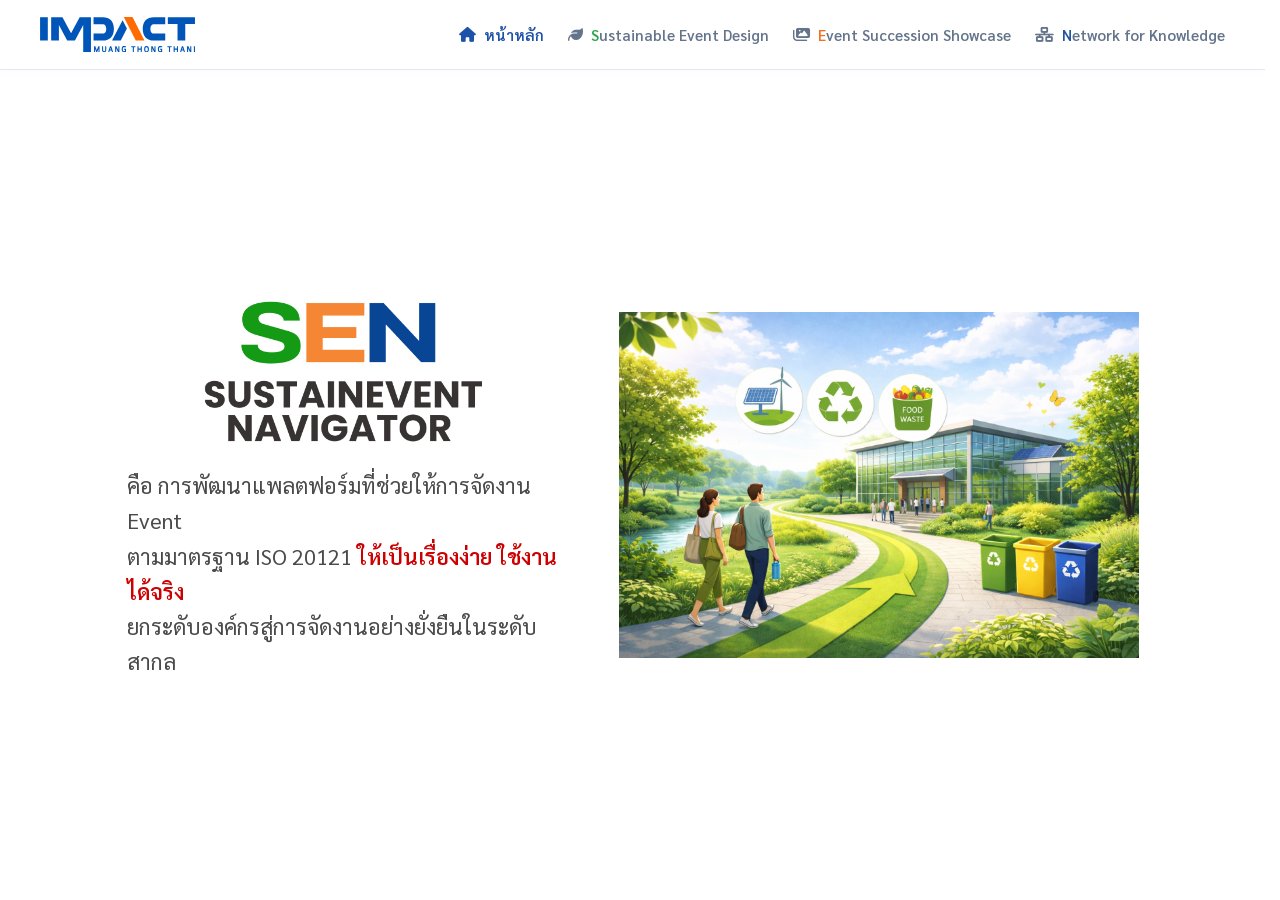
<file: index.html>
<!doctype html>
<html lang="th">
  <head>
    <meta charset="UTF-8" />
    <meta name="viewport" content="width=device-width, initial-scale=1.0" />
    <title>IMPACT - หน้าหลัก</title>

    <link rel="stylesheet" href="style.css" />
    <link
      href="https://fonts.googleapis.com/css2?family=Inter:wght@400;500;600;700;800&family=Sarabun:wght@300;400;500;600;700;800&display=swap"
      rel="stylesheet"
    />
    <link
      rel="stylesheet"
      href="https://cdnjs.cloudflare.com/ajax/libs/font-awesome/6.4.0/css/all.min.css"
    />

    <style>
      /* ===== BASE (Desktop) ตัด CSS ส่วน Navbar ออกไปแล้ว ===== */
      body {
        margin: 0;
        padding: 0;
        min-height: 100vh;
        display: flex;
        flex-direction: column;
        background-color: #ffffff;
        overflow-x: hidden;
      }

      main {
        flex: 1;
        display: flex;
        align-items: center;
        justify-content: center;
        width: 100%;
        padding: 50px 10%;
        box-sizing: border-box;
      }

      .hero-wrapper {
        display: flex;
        align-items: center;
        justify-content: space-between;
        max-width: 1300px;
        width: 100%;
        gap: 60px;
      }

      .hero-text-col {
        flex: 1;
        display: flex;
        flex-direction: column;
        align-items: flex-start;
        gap: 20px;
        max-width: 550px;
      }

      .sen-logo-img {
        width: 280px;
        height: auto;
        margin: 0 auto;
        display: block;
      }

      .sen-description {
        color: #4a4a4a;
        font-size: 22px;
        line-height: 1.6;
        font-family: "Sarabun", sans-serif;
      }

      .sen-description .highlight-red {
        color: #cc0000;
        font-weight: 600;
      }

      .hero-img-col {
        flex: 1.2;
        display: flex;
        justify-content: flex-end;
      }

      .sen-illustration-img {
        width: 100%;
        max-width: 600px;
        height: auto;
        display: block;
        object-fit: contain;
      }

      /* ===== MOBILE ONLY (max 768px) ===== */
      @media (max-width: 768px) {
        body {
          min-height: unset;
        }

        main {
          flex: unset;
          align-items: flex-start;
          padding: 28px 20px 36px;
        }

        .hero-wrapper {
          flex-direction: column;
          align-items: center;
          text-align: center;
          gap: 18px;
        }

        .hero-text-col {
          align-items: center;
          text-align: center;
          max-width: 100%;
          gap: 14px;
        }

        .sen-logo-img {
          width: 200px;
          margin: 0 auto;
        }

        .sen-description {
          font-size: 16px;
          line-height: 1.85;
          text-align: center;
          color: #3a3a3a;
        }

        .hero-img-col {
          justify-content: center;
          width: 100%;
        }
        .sen-illustration-img {
          max-width: 100%;
          width: 100%;
          border-radius: 12px;
        }
      }

      @media (max-width: 400px) {
        .sen-logo-img {
          width: 175px;
        }
        .sen-description {
          font-size: 15px;
        }
      }
    </style>
  </head>

  <body>
    <main>
      <div class="hero-wrapper">
        <div class="hero-text-col">
          <img
            src="images/Logo SEN.png"
            alt="SEN SUSTAINEVENT NAVIGATOR"
            class="sen-logo-img"
          />
          <div class="sen-description">
            คือ การพัฒนาแพลตฟอร์มที่ช่วยให้การจัดงาน Event<br />
            ตามมาตรฐาน ISO 20121
            <span class="highlight-red">ให้เป็นเรื่องง่าย ใช้งานได้จริง</span
            ><br />
            ยกระดับองค์กรสู่การจัดงานอย่างยั่งยืนในระดับสากล
          </div>
        </div>

        <div class="hero-img-col">
          <img
            src="images/Eco-friendly.png"
            alt="SEN Illustration"
            class="sen-illustration-img"
          />
        </div>
      </div>
    </main>

    <!-- เรียกใช้ไฟล์ Navbar ที่เราสร้างไว้ (ใส่ไว้ก่อนปิด body) -->
    <script src="navbar.js"></script>
  </body>
</html>
</file>
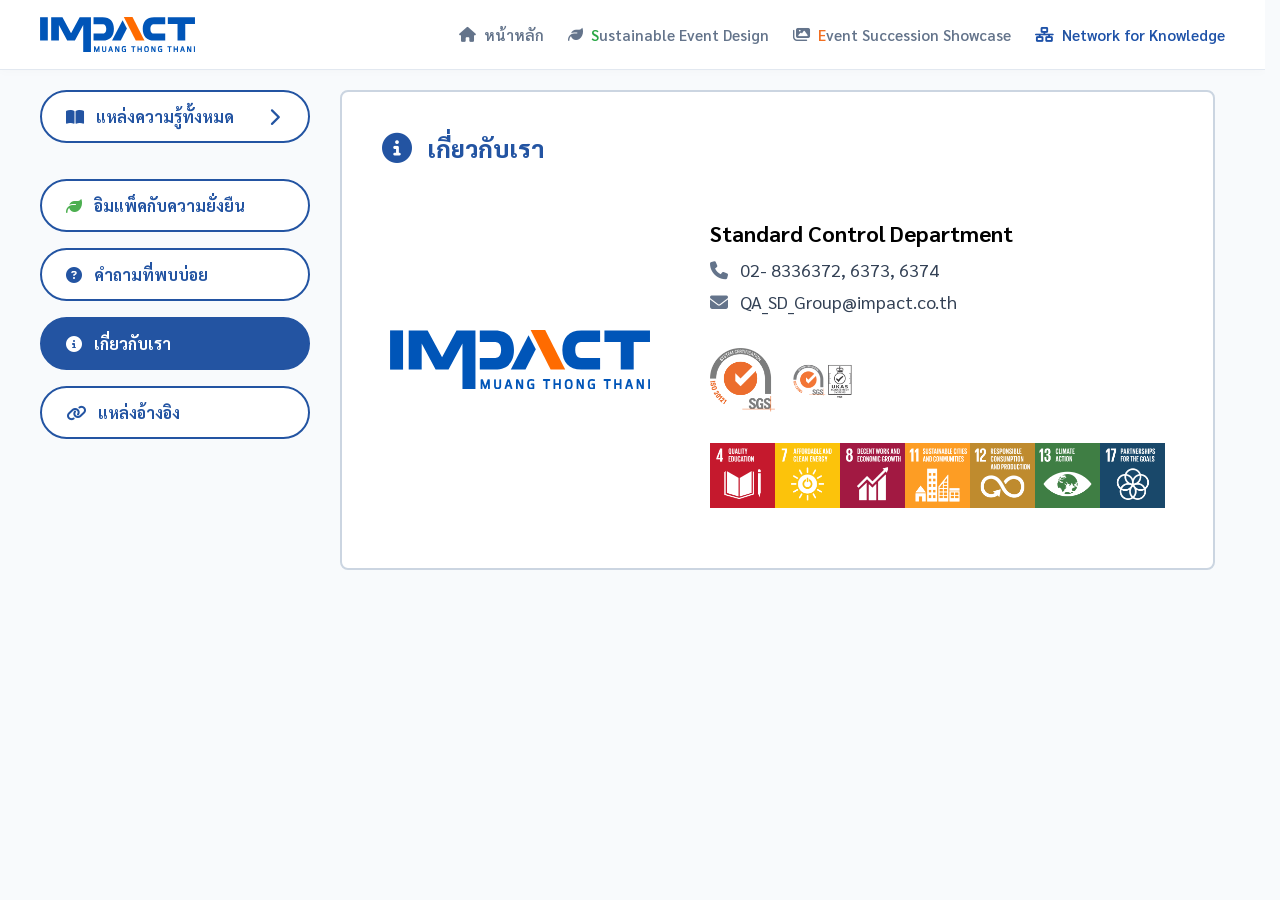
<file: about.html>
<!doctype html>
<html lang="th">
  <head>
    <meta charset="UTF-8" />
    <meta name="viewport" content="width=device-width, initial-scale=1.0" />
    <title>เกี่ยวกับเรา - IMPACT Sustain</title>

    <link rel="stylesheet" href="style.css" />

    <link
      href="https://fonts.googleapis.com/css2?family=Inter:wght@400;500;600;700;800&family=Sarabun:wght@300;400;500;600;700;800&display=swap"
      rel="stylesheet"
    />
    <link
      rel="stylesheet"
      href="https://cdnjs.cloudflare.com/ajax/libs/font-awesome/6.4.0/css/all.min.css"
    />
    <style>
      :root {
        --impact-blue: #2354a2;
        --border-color: #cbd5e1;
        --text-main: #334155;
        --bg-main: #f8fafc;
      }
      * {
        box-sizing: border-box;
        margin: 0;
        padding: 0;
      }
      body {
        font-family: "Sarabun", "Inter", sans-serif;
        background-color: var(--bg-main);
        height: 100vh;
        display: flex;
        flex-direction: column;
        overflow: hidden;
      }

      /* Layout หลัก */
      .main-content {
        display: flex;
        gap: 20px;
        padding: 20px 40px;
        flex: 1;
        overflow: hidden;
      }

      /* Wrapper สำหรับมือถือ (ในคอมซ่อนไว้) */
      .mobile-sidebar-toggle {
        display: none;
      }
      .close-sidebar-mobile {
        display: none;
      }
      .sidebar-overlay {
        display: none;
      }

      /* กล่องใส่ Sidebar ที่เราจะให้ JS มาแทรก */
      #sidebar-container {
        width: 280px;
        flex-shrink: 0;
        display: flex;
        flex-direction: column;
        gap: 16px;
        overflow-y: auto;
        padding-right: 10px;
      }

      /* สไตล์สำหรับ Sidebar Component */
      .sidebar {
        display: flex;
        flex-direction: column;
        gap: 16px;
      }

      #sidebar-container::-webkit-scrollbar,
      .main-area::-webkit-scrollbar {
        width: 6px;
      }
      #sidebar-container::-webkit-scrollbar-track,
      .main-area::-webkit-scrollbar-track {
        background: transparent;
      }
      #sidebar-container::-webkit-scrollbar-thumb,
      .main-area::-webkit-scrollbar-thumb {
        background: #cbd5e1;
        border-radius: 10px;
      }

      .sidebar-item {
        display: flex;
        flex-direction: column;
      }

      .menu-btn {
        font-family: inherit;
        background-color: #fff;
        color: var(--impact-blue);
        border: 2px solid var(--impact-blue);
        padding: 14px 24px;
        border-radius: 30px;
        text-decoration: none;
        font-weight: 700;
        display: flex;
        align-items: center;
        gap: 12px;
        font-size: 16px;
        width: 100%;
        justify-content: space-between;
        transition: 0.2s;
        cursor: pointer;
      }
      .menu-btn:hover,
      .menu-btn.active {
        background-color: var(--impact-blue);
        color: white;
      }

      .menu-left {
        display: flex;
        align-items: center;
        gap: 12px;
      }
      .icon-arrow {
        font-size: 18px;
        transition: 0.3s;
      }
      .menu-btn.collapsed .icon-arrow {
        transform: rotate(-90deg);
      }
      .submenu-wrapper {
        display: grid;
        grid-template-rows: 1fr;
        transition: 0.3s;
        opacity: 1;
      }
      .submenu-wrapper.collapsed {
        grid-template-rows: 0fr;
        opacity: 0;
      }
      .submenu-inner {
        overflow: hidden;
        display: flex;
        flex-direction: column;
        gap: 20px;
        padding-left: 35px;
        padding-top: 15px;
        padding-bottom: 5px;
      }
      .submenu-link {
        text-decoration: none;
        color: var(--text-main);
        font-weight: 700;
        font-size: 16px;
        display: flex;
        align-items: center;
        gap: 15px;
        transition: 0.2s;
      }
      .submenu-link:hover,
      .submenu-link.active {
        color: var(--impact-blue);
      }
      .submenu-link i {
        color: #64748b;
        font-size: 18px;
        width: 20px;
        text-align: center;
      }
      .submenu-link:hover i,
      .submenu-link.active i {
        color: var(--impact-blue);
      }

      /* Main Area */
      .main-area {
        flex: 1;
        display: flex;
        flex-direction: column;
        overflow-y: auto;
        padding-right: 10px;
        padding-bottom: 20px;
      }
      .content-box {
        background: #fff;
        border: 2px solid var(--border-color);
        padding: 40px;
        border-radius: 8px;
      }
      .box-title {
        font-size: 24px;
        font-weight: 800;
        color: var(--impact-blue);
        margin-bottom: 30px;
        display: flex;
        align-items: center;
        gap: 15px;
      }

      /* เกี่ยวกับเรา Content */
      .about-container {
        display: flex;
        align-items: center;
        gap: 60px;
        justify-content: center;
        padding: 20px;
      }
      .about-logo {
        width: 260px;
        flex-shrink: 0;
      }
      .about-logo img {
        width: 100%;
        object-fit: contain;
      }
      .about-details {
        font-size: 18px;
        color: var(--text-main);
        line-height: 1.8;
      }
      .about-details strong {
        font-size: 22px;
        color: #000;
      }

      .cert-row {
        display: flex;
        flex-wrap: wrap;
        gap: 30px;
        margin-top: 30px;
        align-items: center;
      }

      .cert-group {
        display: flex;
        align-items: center;
        gap: 15px;
      }

      .sdg-group {
        gap: 0;
      }

      .cert-img {
        height: 65px;
        width: auto;
        object-fit: contain;
      }

      /* =========================================
         ===== MOBILE RESPONSIVE (เพิ่มระบบลิ้นชัก) ======
         ========================================= */
      @media (max-width: 768px) {
        body {
          overflow: auto;
          height: auto;
        }

        .main-content {
          flex-direction: column;
          padding: 15px 20px;
          overflow: visible;
        }

        .main-area {
          overflow: visible;
          padding-right: 0;
        }

        .content-box {
          padding: 20px;
        }

        .about-container {
          flex-direction: column; /* ให้โลโก้กับข้อมูลเรียงเป็นแนวตั้งบนมือถือ */
          gap: 30px;
          text-align: center;
        }

        .about-logo {
          width: 200px; /* ลดขนาดโลโก้ลงนิดนึงบนมือถือ */
        }

        .cert-row {
          justify-content: center; /* จัดให้อยู่ตรงกลาง */
        }

        .cert-img {
          height: 45px; /* ลดขนาดโลโก้ใบเซอร์บนมือถือ */
        }

        /* ปุ่มเปิดเมนูหมวดหมู่ (แสดงเฉพาะมือถือ) */
        .mobile-sidebar-toggle {
          display: flex;
          align-items: center;
          justify-content: center;
          gap: 10px;
          background-color: var(--impact-blue);
          color: #fff;
          border: none;
          padding: 14px;
          border-radius: 8px;
          font-family: inherit;
          font-size: 16px;
          font-weight: 700;
          cursor: pointer;
          margin-bottom: 20px;
          box-shadow: 0 4px 12px rgba(35, 84, 162, 0.2);
          width: 100%;
        }

        /* กล่องคลุม Sidebar แปลงร่างเป็นลิ้นชักซ่อนข้างจอ */
        #mobile-sidebar-wrapper {
          position: fixed;
          top: 0;
          left: -100%;
          width: 300px;
          height: 100vh;
          background: #ffffff;
          z-index: 2000;
          padding: 20px 10px 20px 20px;
          box-shadow: 4px 0 20px rgba(0, 0, 0, 0.15);
          transition: left 0.3s ease;
          display: flex;
          flex-direction: column;
        }

        #mobile-sidebar-wrapper.active {
          left: 0;
        }

        .close-sidebar-mobile {
          display: flex;
          align-self: flex-end;
          background: none;
          border: none;
          font-size: 24px;
          color: var(--text-main);
          cursor: pointer;
          margin-bottom: 15px;
          padding: 5px 10px;
        }

        .sidebar-overlay {
          display: none;
          position: fixed;
          top: 0;
          left: 0;
          width: 100vw;
          height: 100vh;
          background: rgba(15, 23, 42, 0.6);
          backdrop-filter: blur(2px);
          z-index: 1999;
        }

        .sidebar-overlay.active {
          display: block;
        }

        #sidebar-container {
          width: 100%;
          height: 100%;
          overflow-y: auto;
          padding-right: 10px;
        }
      }
    </style>
  </head>
  <body>
    <!-- เรียกใช้ Navbar Component จาก navbar.js -->

    <div class="main-content">
      <!-- Overlay พื้นหลังสีดำ (คลิกเพื่อปิดเมนูได้) -->
      <div
        class="sidebar-overlay"
        id="sidebarOverlay"
        onclick="toggleMobileSidebar()"
      ></div>

      <!-- กล่องห่อหุ้ม Sidebar (ทำหน้าที่เป็นลิ้นชักซ่อนบนมือถือ) -->
      <div id="mobile-sidebar-wrapper">
        <button class="close-sidebar-mobile" onclick="toggleMobileSidebar()">
          <i class="fas fa-times"></i>
        </button>
        <!-- ตำแหน่งที่ sidebar.js จะนำเมนูมาใส่ -->
        <div id="sidebar-container"></div>
      </div>

      <!-- ส่วนเนื้อหาหลักด้านขวา -->
      <main class="main-area">
        <!-- ปุ่มกดเปิด Sidebar (จะโชว์เฉพาะในมือถือเท่านั้น) -->
        <button class="mobile-sidebar-toggle" onclick="toggleMobileSidebar()">
          <i class="fas fa-list-ul"></i> เลือกหมวดหมู่
        </button>

        <div class="content-box">
          <div class="box-title">
            <i
              class="fas fa-info-circle"
              style="color: var(--impact-blue); font-size: 30px"
            ></i>
            เกี่ยวกับเรา
          </div>
          <div class="about-container">
            <div class="about-logo">
              <img
                src="images/logo-impact.svg"
                alt="IMPACT Logo"
                onerror="
                  this.src =
                    'https://upload.wikimedia.org/wikipedia/commons/thumb/1/11/IMPACT_Muang_Thong_Thani_Logo.png/800px-IMPACT_Muang_Thong_Thani_Logo.png'
                "
              />
            </div>
            <div class="about-details">
              <strong>Standard Control Department</strong><br />
              <i
                class="fas fa-phone-alt fa-flip-horizontal"
                style="color: #64748b; margin-right: 8px"
              ></i>
              02- 8336372, 6373, 6374<br />
              <i
                class="fas fa-envelope"
                style="color: #64748b; margin-right: 8px"
              ></i>
              QA_SD_Group@impact.co.th

              <div class="cert-row">
                <div class="cert-group">
                  <img src="images/SGS (2).png" alt="SGS" class="cert-img" />
                  <img src="images/SGS.png" alt="SGS" class="cert-img" />
                </div>

                <div class="cert-group sdg-group">
                  <img
                    src="images/4 quality.png"
                    alt="SDG 4"
                    class="cert-img"
                  />
                  <img
                    src="images/7 affordable.png"
                    alt="SDG 7"
                    class="cert-img"
                  />
                  <img src="images/8 Decent.png" alt="SDG 8" class="cert-img" />
                  <img
                    src="images/11 sustainable.png"
                    alt="SDG 11"
                    class="cert-img"
                  />
                  <img
                    src="images/12 responsible.png"
                    alt="SDG 12"
                    class="cert-img"
                  />
                  <img
                    src="images/13 climate.png"
                    alt="SDG 13"
                    class="cert-img"
                  />
                  <img
                    src="images/17 partnerships.png"
                    alt="SDG 17"
                    class="cert-img"
                  />
                </div>
              </div>
            </div>
          </div>
        </div>
      </main>
    </div>

    <!-- เรียกใช้ Component ทั้ง Navbar และ Sidebar -->
    <script src="navbar.js"></script>
    <script src="sidebar.js"></script>

    <!-- Script สำหรับเปิด-ปิดเมนูบนมือถือ -->
    <script>
      function toggleMobileSidebar() {
        const wrapper = document.getElementById("mobile-sidebar-wrapper");
        const overlay = document.getElementById("sidebarOverlay");

        wrapper.classList.toggle("active");
        overlay.classList.toggle("active");

        // ล็อกไม่ให้จอหลังเลื่อนเวลาเปิดเมนู
        if (wrapper.classList.contains("active")) {
          document.body.style.overflow = "hidden";
        } else {
          document.body.style.overflow = "auto";
        }
      }
    </script>
  </body>
</html>
</file>
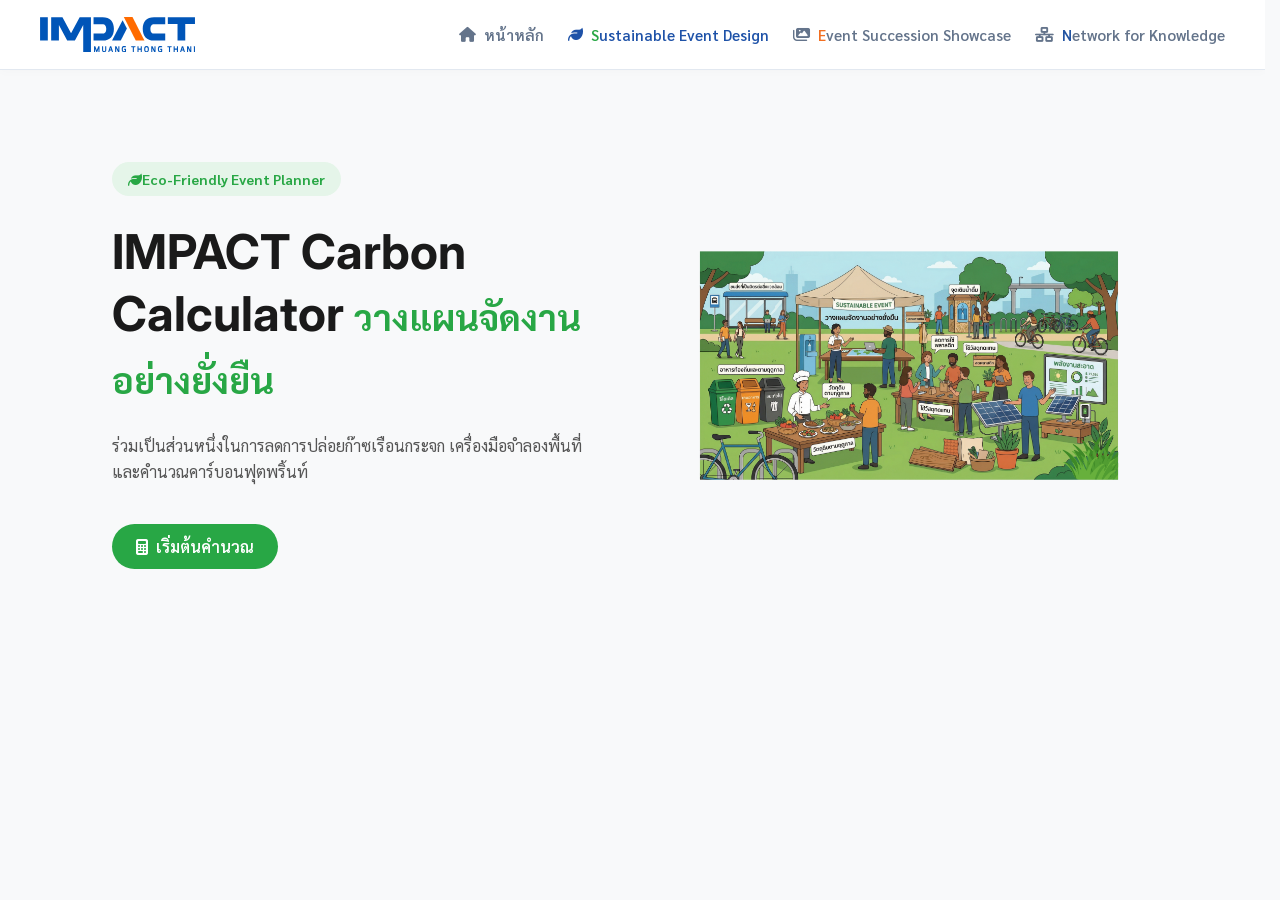
<file: calculator.html>
<!doctype html>
<html lang="th">
  <head>
    <meta charset="UTF-8" />
    <meta name="viewport" content="width=device-width, initial-scale=1.0" />
    <title>IMPACT - Carbon Calculator</title>

    <link rel="stylesheet" href="style.css" />

    <link
      href="https://fonts.googleapis.com/css2?family=Inter:wght@400;500;600;700;800&family=Sarabun:wght@300;400;500;600;700;800&display=swap"
      rel="stylesheet"
    />

    <link
      rel="stylesheet"
      href="https://cdnjs.cloudflare.com/ajax/libs/font-awesome/6.4.0/css/all.min.css"
    />

    <style>
      /* ===== BASE (Desktop) รูปแบบดั้งเดิม ไม่เปลี่ยนแปลง ===== */
      body {
        margin: 0;
        min-height: 100vh;
        display: flex;
        flex-direction: column;
        background-color: #f8f9fa;
      }

      main {
        flex: 1;
        display: flex;
        align-items: flex-start;
        justify-content: center;
        padding: 2rem;
      }

      .container {
        display: flex;
        flex-wrap: wrap;
        align-items: center;
        justify-content: center;
        max-width: 1400px;
        width: 100%;
        gap: 4rem;
        margin: 0 auto;
      }

      .content-left {
        flex: 1;
        min-width: 400px;
      }

      .content-right {
        flex: 1;
        display: flex;
        justify-content: center;
        min-width: 400px;
      }

      .hero-image {
        max-width: 100%;
        height: auto;
      }

      /* ===== MOBILE ONLY (จัดการเฉพาะขนาดมือถือ) ===== */
      /* ===== MOBILE ONLY (เน้นรูปใหญ่และขยับขึ้นด้านบน) ===== */
      @media (max-width: 768px) {
        main {
          padding: 1rem;
          /* เปลี่ยนจาก align-items: center เป็น flex-start เพื่อดันเนื้อหาขึ้นบน */
          align-items: flex-start;
          padding-top: 2rem; /* ปรับระยะห่างจากด้านบนตามความเหมาะสม */
        }

        .container {
          flex-direction: column-reverse;
          gap: 1rem; /* ลด Gap เพื่อให้ทุกอย่างขยับชิดกันขึ้น */
          text-align: center;
        }

        .content-left,
        .content-right {
          min-width: 100%;
          flex: none;
        }

        /* ปรับรูปภาพให้ใหญ่ขึ้นเกือบเต็มจอ */
        .hero-image {
          max-width: 100%; /* เพิ่มขนาดรูปให้ใหญ่ขึ้น */
          height: auto;
          margin: 0 auto;
        }

        .eco-badge {
          display: inline-flex;
          margin: 0 auto 0.8rem auto;
          font-size: 12px;
        }

        .content-left h1 {
          font-size: 24px !important;
          line-height: 1.2 !important;
          margin: 5px 0 10px 0 !important;
        }

        .content-left h1 .highlight-green {
          font-size: 18px !important;
          display: block;
          margin-top: 4px;
        }

        .content-left .description {
          font-size: 14px !important;
          line-height: 1.5 !important;
          margin: 0 auto 20px auto !important;
          max-width: 95%;
        }

        .button-group {
          width: 100%;
        }

        .btn {
          width: 100%;
          padding: 14px 0 !important;
          display: flex;
          justify-content: center;
          font-size: 16px !important;
          border-radius: 12px;
        }
      }
    </style>
  </head>

  <body>
    <!-- Navbar ดึงจาก Component navbar.js -->

    <main>
      <div class="container">
        <div class="content-left">
          <div class="eco-badge">
            <i class="fa-solid fa-leaf"></i>Eco-Friendly Event Planner
          </div>

          <h1>
            IMPACT Carbon Calculator
            <span class="highlight-green">วางแผนจัดงานอย่างยั่งยืน</span>
          </h1>

          <p class="description">
            ร่วมเป็นส่วนหนึ่งในการลดการปล่อยก๊าซเรือนกระจก
            เครื่องมือจำลองพื้นที่และคำนวณคาร์บอนฟุตพริ้นท์
          </p>

          <div class="button-group">
            <a href="design.html" class="btn btn-primary">
              <i class="fa-solid fa-calculator"></i> เริ่มต้นคำนวณ
            </a>
          </div>
        </div>

        <div class="content-right">
          <img src="images/calculator.png" class="hero-image" />
        </div>
      </div>
    </main>

    <!-- Script สำหรับเรียกใช้ Navbar -->
    <script src="navbar.js"></script>
  </body>
</html>
</file>
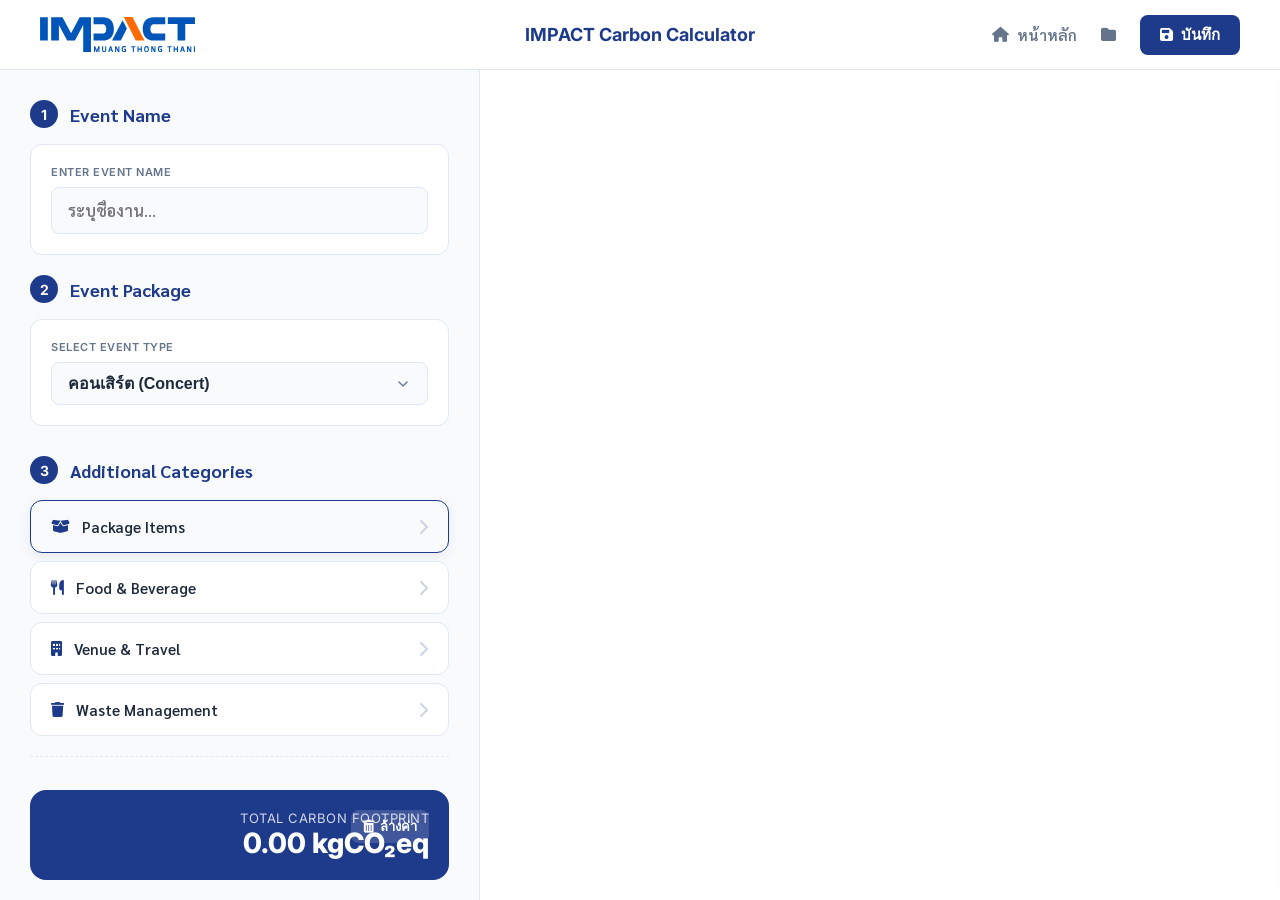
<file: design.html>
<!doctype html>
<html lang="th">
  <head>
    <meta charset="UTF-8" />
    <meta name="viewport" content="width=device-width, initial-scale=1.0" />
    <title>IMPACT Sustain Event Calculator</title>
    <link
      href="https://fonts.googleapis.com/css2?family=Inter:wght@400;500;600;700;800&family=Sarabun:wght@300;400;500;600;700;800&display=swap"
      rel="stylesheet"
    />
    <link
      rel="stylesheet"
      href="https://cdnjs.cloudflare.com/ajax/libs/font-awesome/6.4.0/css/all.min.css"
    />
    <style>
      :root {
        --impact-blue: #1e3a8a;
        --impact-light-bg: #f8fafc;
        --sustain-green: #28a745;
        --danger-red: #d93025;
        --border-color: #e2e8f0;
        --text-dark: #1e293b;
        --text-muted: #64748b;
      }
      * {
        box-sizing: border-box;
        margin: 0;
        padding: 0;
      }
      body {
        font-family: "Sarabun", "Inter", sans-serif;
        background-color: var(--impact-light-bg);
        height: 100vh;
        display: flex;
        flex-direction: column;
        overflow: hidden;
      }

      /* --- NAVIGATION --- */
      .top-nav {
        height: 70px;
        background: #fff;
        padding: 0 40px;
        display: flex;
        align-items: center;
        justify-content: space-between;
        border-bottom: 1px solid var(--border-color);
        z-index: 100;
      }
      .nav-left {
        display: flex;
        align-items: center;
        gap: 25px;
        flex: 1;
      }
      .nav-logo-img {
        height: 35px;
        object-fit: contain;
      }
      .nav-center {
        display: flex;
        flex-direction: column;
        align-items: center;
        justify-content: center;
        flex: 1;
      }
      .nav-title {
        font-family: "Inter", "Sarabun", sans-serif;
        font-size: 18px;
        font-weight: 700;
        color: var(--impact-blue);
      }
      .nav-right {
        display: flex;
        align-items: center;
        justify-content: flex-end;
        gap: 24px;
        flex: 1;
      }
      .nav-link {
        color: var(--text-muted);
        text-decoration: none;
        font-size: 15px;
        font-weight: 600;
        display: flex;
        align-items: center;
        gap: 8px;
        transition: 0.2s;
        cursor: pointer;
      }
      .nav-link:hover {
        color: var(--impact-blue);
      }
      .btn-save {
        background: var(--impact-blue);
        color: #fff;
        border: none;
        padding: 8px 20px;
        border-radius: 8px;
        font-size: 15px;
        font-weight: 600;
        cursor: pointer;
        display: flex;
        align-items: center;
        gap: 8px;
        transition: 0.2s;
      }
      .btn-save:hover {
        background: #1e40af;
      }

      /* --- MODAL --- */
      .modal-overlay {
        position: fixed;
        top: 0;
        left: 0;
        width: 100%;
        height: 100%;
        background: rgba(0, 0, 0, 0.4);
        display: none;
        align-items: center;
        justify-content: center;
        z-index: 1000;
        backdrop-filter: blur(2px);
      }
      .modal-box {
        background: #fff;
        padding: 35px;
        border-radius: 16px;
        width: 400px;
        box-shadow: 0 10px 25px rgba(0, 0, 0, 0.1);
      }
      .modal-title {
        color: var(--text-dark);
        text-align: center;
        font-size: 22px;
        font-weight: 700;
        margin-bottom: 6px;
      }
      .modal-subtitle {
        text-align: center;
        color: var(--text-muted);
        font-size: 14px;
        margin-bottom: 20px;
      }
      .form-group {
        margin-bottom: 16px;
      }
      .form-group label {
        display: block;
        font-size: 14px;
        font-weight: 600;
        color: var(--text-dark);
        margin-bottom: 6px;
      }
      .form-group input {
        width: 100%;
        padding: 10px 14px;
        border: 1px solid var(--border-color);
        border-radius: 8px;
        font-size: 15px;
        font-family: inherit;
        outline: none;
      }
      .form-group input:focus {
        border-color: var(--impact-blue);
      }
      .form-group input[readonly] {
        background: #f1f5f9;
        color: var(--text-muted);
        font-weight: 600;
      }

      /* --- เพิ่ม CSS สำหรับ error --- */
      .form-group input.input-error {
        border-color: var(--danger-red);
        background-color: #fef2f2;
      }
      .error-msg {
        color: var(--danger-red);
        font-size: 12px;
        margin-top: 4px;
        display: none; /* ซ่อนไว้ก่อน */
      }

      .modal-actions {
        display: flex;
        gap: 10px;
        margin-top: 25px;
      }
      .btn-cancel,
      .btn-confirm {
        flex: 1;
        padding: 12px;
        border-radius: 8px;
        font-weight: 600;
        font-size: 15px;
        cursor: pointer;
        border: none;
      }
      .btn-cancel {
        background: #f1f5f9;
        color: var(--text-dark);
      }
      .btn-confirm {
        background: var(--impact-blue);
        color: #fff;
      }

      /* --- MAIN WORKSPACE --- */
      .main-workspace {
        display: flex;
        flex: 1;
        height: calc(100vh - 70px);
      }

      /* --- SIDEBAR LEFT --- */
      .sidebar-left {
        width: 480px;
        background: var(--impact-light-bg);
        border-right: 1px solid var(--border-color);
        display: flex;
        flex-direction: column;
        z-index: 10;
        padding: 0;
      }

      .scrollable-content {
        flex: 1;
        overflow-y: auto;
        padding: 30px;
      }

      /* Step Headers */
      .step-header {
        display: flex;
        align-items: center;
        gap: 12px;
        margin-bottom: 16px;
      }
      .step-number {
        font-family: "Inter", sans-serif;
        width: 28px;
        height: 28px;
        background: var(--impact-blue);
        color: white;
        border-radius: 50%;
        display: flex;
        align-items: center;
        justify-content: center;
        font-weight: 700;
        font-size: 14px;
        transition: 0.3s;
      }
      .step-number.inactive {
        background: #cbd5e1;
      }
      .step-title {
        font-size: 18px;
        font-weight: 700;
        color: var(--impact-blue);
        transition: 0.3s;
      }
      .step-title.inactive {
        color: #94a3b8;
      }

      /* Dropdown Card */
      .top-card {
        background: #fff;
        border-radius: 12px;
        padding: 20px;
        margin-bottom: 20px;
        border: 1px solid var(--border-color);
      }
      .top-card label {
        font-family: "Inter", sans-serif;
        font-size: 11px;
        text-transform: uppercase;
        letter-spacing: 0.5px;
        font-weight: 600;
        color: var(--text-muted);
        display: block;
        margin-bottom: 8px;
      }
      .custom-select {
        width: 100%;
        padding: 12px 16px;
        background-color: var(--impact-light-bg);
        border: 1px solid var(--border-color);
        border-radius: 8px;
        font-size: 16px;
        font-weight: 600;
        color: var(--text-dark);
        cursor: pointer;
        outline: none;
        appearance: none;
        background-image: url("data:image/svg+xml;charset=UTF-8,%3csvg xmlns='http://www.w3.org/2000/svg' viewBox='0 0 24 24' fill='none' stroke='%2364748b' stroke-width='2' stroke-linecap='round' stroke-linejoin='round'%3e%3cpolyline points='6 9 12 15 18 9'%3e%3c/polyline%3e%3c/svg%3e");
        background-repeat: no-repeat;
        background-position: right 1rem center;
        background-size: 1em;
      }

      /* Horizontal Tabs */
      .tabs-wrapper {
        display: flex;
        gap: 8px;
        padding: 0 0 15px;
        overflow-x: auto;
        scrollbar-width: none;
      }
      .tab-pill {
        white-space: nowrap;
        padding: 8px 16px;
        background: #fff;
        border: 1px solid var(--border-color);
        border-radius: 20px;
        cursor: pointer;
        font-size: 14px;
        font-weight: 500;
        color: var(--text-muted);
        transition: 0.2s;
      }
      .tab-pill.active {
        background: var(--impact-blue);
        color: #fff;
        border-color: var(--impact-blue);
      }

      /* --- ITEM CARDS --- */
      .item-card {
        background: #fff;
        border: 1px solid var(--border-color);
        border-radius: 16px;
        padding: 20px;
        margin-bottom: 12px;
      }
      .item-card.active {
        border-color: var(--impact-blue);
        box-shadow: 0 4px 12px rgba(30, 58, 138, 0.05);
      }

      .card-row-top {
        display: flex;
        justify-content: space-between;
        align-items: flex-start;
        margin-bottom: 16px;
      }
      .card-left-group {
        display: flex;
        align-items: flex-start;
        gap: 12px;
      }
      .item-checkbox {
        width: 20px;
        height: 20px;
        margin-top: 2px;
        cursor: pointer;
        accent-color: var(--impact-blue);
      }
      .text-group {
        display: flex;
        flex-direction: column;
        gap: 4px;
      }
      .item-name {
        font-size: 16px;
        font-weight: 700;
        color: var(--text-dark);
        line-height: 1.3;
      }
      .item-desc {
        font-size: 14px;
        color: var(--text-muted);
      }
      .unit-carbon {
        font-family: "Inter", sans-serif;
        background: #e0e7ff;
        color: #3730a3;
        font-size: 13px;
        padding: 4px 10px;
        border-radius: 20px;
        font-weight: 700;
        white-space: nowrap;
      }

      .card-row-bottom {
        display: flex;
        justify-content: space-between;
        align-items: center;
        padding-left: 32px;
      }
      .qty-group {
        display: flex;
        align-items: center;
        gap: 8px;
      }
      .qty-label {
        font-size: 14px;
        font-weight: 600;
        color: var(--text-dark);
      }
      .qty-field {
        font-family: "Inter", sans-serif;
        width: 80px;
        padding: 6px;
        border: 1px solid var(--border-color);
        border-radius: 8px;
        font-size: 15px;
        font-weight: 600;
        text-align: center;
        outline: none;
      }
      .line-total {
        font-family: "Inter", sans-serif;
        font-size: 18px;
        font-weight: 800;
        color: #cbd5e1;
      }
      .line-total.has-value {
        color: var(--impact-blue);
      }

      /* --- CATEGORY CARDS (Section 2) --- */
      .category-section {
        margin-top: 10px;
      }
      .category-card {
        background: #fff;
        border: 1px solid var(--border-color);
        border-radius: 12px;
        padding: 16px 20px;
        display: flex;
        align-items: center;
        justify-content: space-between;
        margin-bottom: 8px;
        cursor: pointer;
        transition: all 0.2s;
      }
      .category-card:hover {
        border-color: var(--impact-blue);
        box-shadow: 0 2px 8px rgba(30, 58, 138, 0.05);
      }
      .category-card.active-cat {
        border-color: var(--impact-blue);
        background: #f8fafc;
        box-shadow: 0 4px 12px rgba(30, 58, 138, 0.08);
      }
      .category-card-left {
        display: flex;
        align-items: center;
        gap: 12px;
        color: var(--text-dark);
        font-weight: 600;
        font-size: 15px;
      }
      .category-card:hover .chevron-icon {
        color: var(--impact-blue);
      }
      .chevron-icon {
        color: #cbd5e1;
        transition: 0.2s;
      }

      /* สไตล์ป้ายแสดงยอดรวมในกล่อง Category */
      .cat-summary-badge {
        font-family: "Inter", sans-serif;
        background: #e0e7ff;
        color: #3730a3;
        font-size: 13px;
        padding: 4px 10px;
        border-radius: 20px;
        font-weight: 700;
        white-space: nowrap;
        display: none;
      }
      .cat-summary-badge.has-value {
        display: inline-block;
      }

      /* Detail View Container */
      #detail-view-container {
        display: none;
        margin-top: 20px;
        padding-top: 20px;
        border-top: 1px dashed var(--border-color);
      }

      /* --- BOTTOM STICKY TOTAL --- */
      .sticky-total-wrapper {
        padding: 20px 30px;
        background: var(--impact-light-bg);
      }
      .total-box {
        background: var(--impact-blue);
        color: white;
        border-radius: 16px;
        padding: 20px;
        display: flex;
        flex-direction: column;
        gap: 6px;
        position: relative;
      }
      .total-label {
        font-family: "Inter", "Sarabun", sans-serif;
        font-size: 13px;
        text-transform: uppercase;
        letter-spacing: 0.5px;
        opacity: 0.8;
      }
      .total-num {
        font-family: "Inter", sans-serif;
        font-size: 28px;
        font-weight: 800;
      }
      .btn-clear {
        position: absolute;
        top: 20px;
        right: 20px;
        background: rgba(255, 255, 255, 0.15);
        color: #fff;
        border: none;
        padding: 6px 12px;
        border-radius: 8px;
        font-size: 13px;
        font-weight: 600;
        cursor: pointer;
        display: flex;
        align-items: center;
        gap: 6px;
        transition: 0.2s;
      }
      .btn-clear:hover {
        background: rgba(255, 255, 255, 0.25);
      }

      /* --- PREVIEW RIGHT --- */
      .viewer-right {
        flex: 1;
        position: relative;
        background: #000;
        overflow: hidden;
      }
      .base-bg {
        position: absolute;
        width: 100%;
        height: 100%;
        object-fit: cover;
        z-index: 1;
      }
      #layer-container {
        position: absolute;
        width: 100%;
        height: 100%;
        z-index: 2;
        pointer-events: none;
      }
      .preview-layer {
        position: absolute;
        top: 0;
        left: 0;
        width: 100%;
        height: 100%;
        object-fit: contain;
      }

      /* --- HISTORY SIDEBAR --- */
      .history-sidebar {
        position: fixed;
        top: 70px;
        right: -420px;
        width: 400px;
        height: calc(100vh - 70px);
        background: #fff;
        box-shadow: -5px 0 25px rgba(0, 0, 0, 0.05);
        z-index: 99;
        transition: right 0.3s;
        display: flex;
        flex-direction: column;
        border-left: 1px solid var(--border-color);
      }
      .history-sidebar.open {
        right: 0;
      }
      .history-header {
        padding: 20px;
        border-bottom: 1px solid var(--border-color);
        display: flex;
        justify-content: space-between;
        align-items: center;
        background: var(--impact-light-bg);
      }
      .history-list {
        flex: 1;
        overflow-y: auto;
        padding: 20px;
      }
      .history-item {
        border: 1px solid var(--border-color);
        border-radius: 12px;
        padding: 16px;
        margin-bottom: 12px;
      }

      /* --- สไตล์สำหรับกล่องสรุปรายการก่อนบันทึก --- */
      .summary-box {
        background: #f8fafc;
        border: 1px solid var(--border-color);
        border-radius: 8px;
        padding: 12px;
        margin-top: 20px;
        max-height: 150px;
        overflow-y: auto;
      }
      .summary-box-title {
        font-size: 13px;
        font-weight: 700;
        color: var(--text-dark);
        margin-bottom: 8px;
        padding-bottom: 6px;
        border-bottom: 1px dashed var(--border-color);
      }
      .summary-item-row {
        display: flex;
        justify-content: space-between;
        align-items: center;
        margin-bottom: 6px;
        font-size: 13px;
      }
      .summary-item-name {
        color: var(--text-dark);
        flex: 1;
        padding-right: 10px;
      }
      .summary-item-qty {
        color: var(--text-muted);
        font-weight: 600;
        width: 40px;
        text-align: right;
      }
      .summary-item-carbon {
        color: var(--impact-blue);
        font-weight: 700;
        width: 80px;
        text-align: right;
        font-family: "Inter", sans-serif;
      }
      .summary-empty {
        text-align: center;
        color: var(--text-muted);
        font-size: 13px;
        padding: 10px 0;
      }
    </style>

    <!-- 📱 ส่วนที่เพิ่มใหม่เฉพาะมือถือเท่านั้น (Desktop เหมือนเดิม 100%) -->
    <style>
      @media (max-width: 768px) {
        body {
          overflow: auto !important;
          height: auto !important;
        }
        .top-nav {
          padding: 0 15px;
          height: 60px;
          position: sticky;
          top: 0;
        }

        /* ✅ ลบส่วนหัวข้อ IMPACT Carbon Calculator ออกในมือถือ */
        .nav-center {
          display: none !important;
        }

        .nav-logo-img {
          height: 28px;
        }
        .nav-link span,
        .btn-save span {
          display: none;
        }

        /* ดันรูปขึ้นบนสุดและล็อกติดหนึบ (Mobile Only) */
        .main-workspace {
          flex-direction: column !important;
          height: auto !important;
        }
        .viewer-right {
          width: 100% !important;
          height: 220px !important;
          position: sticky !important;
          top: 60px !important;
          z-index: 500 !important;
          background: #000;
          order: -1; /* ย้ายรูปไปอยู่ข้างบน */
        }
        .sidebar-left {
          width: 100% !important;
          border-right: none !important;
        }
        .scrollable-content {
          padding: 20px 15px 120px !important;
        }

        .sticky-total-wrapper {
          position: fixed !important;
          bottom: 0 !important;
          left: 0 !important;
          right: 0 !important;
          padding: 10px !important;
          z-index: 600 !important;
          background: #fff;
          border-top: 1px solid var(--border-color);
        }
        .total-box {
          flex-direction: row !important;
          justify-content: space-between !important;
          align-items: center !important;
        }
        .btn-clear {
          position: relative !important;
          top: 0 !important;
          right: 0 !important;
          font-size: 11px !important;
        }
        .modal-box {
          width: 95% !important;
        }
      }
    </style>
  </head>
  <body>
    <nav class="top-nav">
      <div class="nav-left">
        <img
          src="images/logo-impact.svg"
          alt="IMPACT Logo"
          class="nav-logo-img"
        />
      </div>
      <div class="nav-center">
        <div class="nav-title">IMPACT Carbon Calculator</div>
      </div>
      <div class="nav-right">
        <a href="index.html" class="nav-link"
          ><i class="fas fa-home"></i> <span>หน้าหลัก</span></a
        >
        <a
          class="nav-link"
          title="ดูประวัติการสร้าง"
          onclick="toggleHistorySidebar()"
          ><i class="fas fa-folder"></i
        ></a>
        <button id="main-save-btn" class="btn-save" onclick="openSaveModal()">
          <i class="fas fa-save"></i> <span>บันทึก</span>
        </button>
      </div>
    </nav>

    <div id="history-sidebar" class="history-sidebar">
      <div class="history-header">
        <h3 style="font-size: 16px; color: var(--text-dark)">
          <i class="fas fa-history" style="margin-right: 8px"></i
          >ประวัติการสร้าง
        </h3>
        <button
          class="close-history"
          onclick="toggleHistorySidebar()"
          style="
            background: none;
            border: none;
            cursor: pointer;
            font-size: 18px;
          "
        >
          <i class="fas fa-times"></i>
        </button>
      </div>
      <div class="history-list" id="history-list"></div>
    </div>

    <div id="deleteConfirmModal" class="modal-overlay">
      <div class="modal-box" style="text-align: center">
        <i
          class="fas fa-exclamation-triangle"
          style="font-size: 40px; color: var(--danger-red); margin-bottom: 15px"
        ></i>
        <h3 style="margin-bottom: 10px; color: var(--text-dark)">
          ยืนยันการลบ
        </h3>
        <p
          style="color: var(--text-muted); margin-bottom: 25px; font-size: 14px"
        >
          คุณต้องการลบรายการนี้ใช่หรือไม่
        </p>
        <div class="modal-actions">
          <button class="btn-cancel" onclick="closeDeleteConfirm()">
            ยกเลิก
          </button>
          <button
            class="btn-confirm"
            style="background: var(--danger-red)"
            onclick="executeDelete()"
          >
            ยืนยัน
          </button>
        </div>
      </div>
    </div>

    <div id="saveModal" class="modal-overlay">
      <div class="modal-box">
        <h2 class="modal-title" id="modal-action-title">บันทึกข้อมูล</h2>
        <p class="modal-subtitle">กรุณาตรวจสอบความถูกต้อง</p>
        <div class="form-group">
          <label>Event ID</label><input type="text" id="event-id" readonly />
        </div>
        <div class="form-group">
          <label>ชื่อ-นามสกุล</label><input type="text" id="cust-name" />
        </div>
        <div class="form-group">
          <label>เบอร์โทรศัพท์</label>
          <input type="text" id="cust-phone" />
          <div id="phone-error" class="error-msg">
            *เบอร์โทรศัพท์ต้องเป็นตัวเลขเท่านั้น (ห้ามเว้นวรรคหรือมีขีด)
          </div>
        </div>
        <div class="form-group">
          <label>อีเมล</label><input type="email" id="cust-email" />
        </div>

        <div id="save-summary-container"></div>

        <div class="modal-actions">
          <button class="btn-cancel" onclick="closeSaveModal()">ยกเลิก</button>
          <button
            id="btn-confirm-save"
            class="btn-confirm"
            onclick="confirmSave()"
          >
            ยืนยัน
          </button>
        </div>
      </div>
    </div>

    <div class="main-workspace">
      <div class="sidebar-left">
        <div class="scrollable-content">
          <div class="step-header">
            <div class="step-number">1</div>
            <div class="step-title">Event Name</div>
          </div>

          <div class="top-card">
            <label>ENTER EVENT NAME</label>
            <input
              type="text"
              id="event-name-input"
              placeholder="ระบุชื่องาน..."
              style="
                width: 100%;
                padding: 12px 16px;
                background-color: var(--impact-light-bg);
                border: 1px solid var(--border-color);
                border-radius: 8px;
                font-size: 16px;
                font-weight: 600;
                color: var(--text-dark);
                outline: none;
                font-family: inherit;
              "
            />
          </div>

          <div class="step-header" style="margin-top: 20px">
            <div class="step-number">2</div>
            <div class="step-title">Event Package</div>
          </div>

          <div class="top-card">
            <label>Select Event Type</label>
            <select
              id="package-select"
              class="custom-select"
              onchange="changePackage()"
            >
              <option value="pkg_concert">คอนเสิร์ต (Concert)</option>
              <option value="pkg_exhibition">นิทรรศการ (Exhibition)</option>
              <option value="pkg_meeting">งานประชุม (Meeting)</option>
              <option value="pkg_wedding">งานมงคลสมรส (Wedding)</option>
              <option value="pkg_party">งานเลี้ยงสังสรรค์ (Party)</option>
            </select>
          </div>

          <div class="step-header" style="margin-top: 30px">
            <div class="step-number" id="step2-badge">3</div>
            <div class="step-title" id="step2-title">Additional Categories</div>
          </div>

          <div class="category-section" id="step2-section">
            <div
              class="category-card"
              id="card-cat-package"
              onclick="selectDetailCat('package')"
            >
              <div class="category-card-left">
                <i
                  class="fas fa-box-open"
                  style="color: var(--impact-blue)"
                ></i>
                Package Items
              </div>
              <div style="display: flex; align-items: center; gap: 12px">
                <span class="cat-summary-badge" id="summary-package"></span>
                <i class="fas fa-chevron-right chevron-icon"></i>
              </div>
            </div>

            <div
              class="category-card"
              id="card-cat-fb"
              onclick="selectDetailCat('fb')"
            >
              <div class="category-card-left">
                <i
                  class="fas fa-utensils"
                  style="color: var(--impact-blue)"
                ></i>
                Food & Beverage
              </div>
              <div style="display: flex; align-items: center; gap: 12px">
                <span class="cat-summary-badge" id="summary-fb"></span>
                <i class="fas fa-chevron-right chevron-icon"></i>
              </div>
            </div>

            <div
              class="category-card"
              id="card-cat-venue"
              onclick="selectDetailCat('venue')"
            >
              <div class="category-card-left">
                <i
                  class="fas fa-building"
                  style="color: var(--impact-blue)"
                ></i>
                Venue & Travel
              </div>
              <div style="display: flex; align-items: center; gap: 12px">
                <span class="cat-summary-badge" id="summary-venue"></span>
                <i class="fas fa-chevron-right chevron-icon"></i>
              </div>
            </div>

            <div
              class="category-card"
              id="card-cat-waste"
              onclick="selectDetailCat('waste')"
            >
              <div class="category-card-left">
                <i class="fas fa-trash" style="color: var(--impact-blue)"></i>
                Waste Management
              </div>
              <div style="display: flex; align-items: center; gap: 12px">
                <span class="cat-summary-badge" id="summary-waste"></span>
                <i class="fas fa-chevron-right chevron-icon"></i>
              </div>
            </div>
          </div>

          <div id="detail-view-container">
            <div id="detail-header" class="step-header"></div>
            <div class="tabs-wrapper" id="sub-tabs"></div>
            <div id="options-list"></div>
          </div>
        </div>

        <div class="sticky-total-wrapper">
          <div class="total-box">
            <button class="btn-clear" onclick="clearSelections()">
              <i class="fas fa-trash-alt"></i> <span>ล้างค่า</span>
            </button>
            <div style="text-align: right">
              <div class="total-label">Total Carbon Footprint</div>
              <div class="total-num" id="grand-total">0.00 kgCO₂eq</div>
            </div>
          </div>
        </div>
      </div>

      <div class="viewer-right">
        <img
          id="category-bg"
          src="images/White background.png"
          class="base-bg"
          alt="Background"
        />
        <div id="layer-container"></div>
      </div>
    </div>

    <script>
      const database = {
        fb: {
          bg: "images/White background.png",
          name: "Food & Beverage (F&B)",
          subs: {
            none: [
              {
                id: "food_normal",
                name: "อาหารหลักปกติ",
                desc: "จำนวนชุดอาหารรวมตลอดการจัดงาน",
                img: "images/อาหารหลักปกติ .png",
                carbon: 3.93,
                isSustain: false,
              },
              {
                id: "food_veg",
                name: "อาหารหลักมังสวิรัติ",
                desc: "จำนวนชุดอาหารรวมตลอดการจัดงาน",
                img: "images/อาหารหลักมังสวิรัติ.png",
                carbon: 1.12,
                isSustain: true,
              },
              {
                id: "snack_normal",
                name: "อาหารว่างปกติและเครื่องดื่ม",
                desc: "จำนวนชุดอาหารรวมตลอดการจัดงาน",
                img: "images/อาหารว่างปกติและเครื่องดื่ม.png",
                carbon: 0.217,
                isSustain: false,
              },
              {
                id: "snack_veg",
                name: "อาหารว่างมังสวิรัติและเครื่องดื่ม",
                desc: "จำนวนชุดอาหารรวมตลอดการจัดงาน",
                img: "images/อาหารว่างมังสวิรัติและเครื่องดื่ม.png",
                carbon: 0.1464,
                isSustain: true,
              },
              {
                id: "pack_food",
                name: "ภาชนะบรรจุอาหารที่ใช้แล้วทิ้ง",
                desc: "คิดเฉพาะพลาสติก",
                img: "images/ภาชนะบรรจุอาหารที่ใช้แล้วทิ้ง (คิดเฉพาะพลาสติก).png",
                carbon: 0.131,
                isSustain: false,
              },
              {
                id: "pack_drink",
                name: "ภาชนะบรรจุเครื่องดื่มที่ใช้แล้วทิ้ง",
                desc: "คิดเฉพาะพลาสติก",
                img: "images/ภาชนะบรรจุเครื่องดื่มที่ใช้แล้วทิ้ง (คิดเฉพาะพลาสติก).png",
                carbon: 0.16,
                isSustain: false,
              },
            ],
          },
        },
        venue: {
          bg: "images/White background.png",
          name: "Venue & Travel",
          subs: {
            none: [
              {
                id: "elec_lighting",
                name: "ไฟฟ้าสำหรับระบบแสงสว่าง",
                desc: "ค่าจาก 8 ชม./185 ตร.ม.",
                img: "images/ไฟฟ้าสำหรับระบบแสงสว่าง .png",
                carbon: 0.003,
                isSustain: false,
              },
              {
                id: "elec_ac",
                name: "ไฟฟ้าสำหรับเครื่องปรับอากาศ",
                desc: "ค่าจาก 8 ชม./185 ตร.ม.",
                img: "images/ไฟฟ้าสำหรับเครื่องปรับอากาศ.png",
                carbon: 0.0258,
                isSustain: false,
              },
            ],
          },
        },
        waste: {
          bg: "images/White background.png",
          name: "Waste Management",
          subs: {
            แยกขยะตามประเภท: [
              {
                id: "waste_paper",
                name: "กระดาษ",
                desc: "ปริมาณต่อหนึ่งหน่วย",
                img: "images/กระดาษ.png",
                carbon: 2.93,
                isSustain: true,
              },
              {
                id: "waste_plastic",
                name: "พลาสติก",
                desc: "ปริมาณต่อหนึ่งหน่วย",
                img: "images/พลาสติก.png",
                carbon: 2.32,
                isSustain: true,
              },
              {
                id: "waste_fabric",
                name: "ผ้า",
                desc: "ปริมาณต่อหนึ่งหน่วย",
                img: "images/ผ้า.png",
                carbon: 2.0,
                isSustain: true,
              },
              {
                id: "waste_food_scrap",
                name: "เศษอาหาร",
                desc: "ปริมาณต่อหนึ่งหน่วย",
                img: "images/เศษอาหาร.png",
                carbon: 2.53,
                isSustain: true,
              },
              {
                id: "waste_wood",
                name: "ไม้",
                desc: "ปริมาณต่อหนึ่งหน่วย",
                img: "images/ไม้.png",
                carbon: 3.33,
                isSustain: true,
              },
              {
                id: "waste_others",
                name: "อื่นๆ",
                desc: "ปริมาณต่อหนึ่งหน่วย",
                img: "",
                carbon: 2.32,
                isSustain: false,
              },
            ],
            ไม่แยกขยะสู่บ่อฝังกลบ: [
              {
                id: "waste_no_sep",
                name: "ไม่แยกขยะสู่บ่อฝังกลบ",
                desc: "ปริมาณต่อหนึ่งหน่วย",
                img: "images/ไม่แยกขยะสู่บ่อฝังกลบ.png",
                carbon: 2.32,
                isSustain: false,
              },
            ],
          },
        },
        pkg_concert: {
          bg: "images/White background.png",
          name: "Concert Package Items",
          subs: {
            none: [
              {
                id: "concert_plastic",
                name: "ใช้กล่องพลาสติกใส่ข้าว",
                desc: "ปริมาณต่อหนึ่งหน่วย",
                img: "images/ใช้กล่องพลาสติกใส่ข้าว.png",
                carbon: 2.58,
                isSustain: false,
              },
              {
                id: "concert_bio",
                name: "ใช้กล่องข้าวที่ย่อยสลายได้",
                desc: "ปริมาณต่อหนึ่งหน่วย",
                img: "images/ใช้กล่องข้าวที่ย่อยสลายได้.png",
                carbon: -2.58,
                isSustain: true,
              },
            ],
          },
        },
        pkg_exhibition: {
          bg: "images/White background.png",
          name: "Exhibition Package Items",
          subs: {
            none: [
              {
                id: "ex_decor_1",
                name: "วัสดุตกแต่งที่ใช้ครั้งเดียว",
                desc: "ต่อ 30 ตร.ม.",
                img: "images/วัสดุตกแต่งที่ใช้ครั้งเดียว.png",
                carbon: 913.5,
                isSustain: false,
              },
              {
                id: "ex_decor_reuse",
                name: "วัสดุตกแต่งที่ใช้ซ้ำ",
                desc: "ต่อ 30 ตร.ม.",
                img: "images/วัสดุตกแต่งที่ใช้ซ้ำหลายครั้ง.png",
                carbon: -913.5,
                isSustain: true,
              },
              {
                id: "ex_doc_1",
                name: "แจกเอกสารให้ผู้เข้าร่วมงาน",
                desc: "ปริมาณต่อหนึ่งหน่วย",
                img: "images/แจกเอกสารให้ผู้เข้าร่วมงาน (1).png",
                carbon: 0.009,
                isSustain: false,
              },
              {
                id: "ex_doc_digital",
                name: "Digital Catalog แทนกระดาษ",
                desc: "ปริมาณต่อหนึ่งหน่วย",
                img: "images/Digital Catalog แทนกระดาษ.png",
                carbon: -0.009,
                isSustain: true,
              },
              {
                id: "ex_sign_wood",
                name: "ใช้ไม้อัดทำป้าย",
                desc: "ต่อ 30 ตร.ม.",
                img: "images/ใช้ไม้อัดทำป้าย.png",
                carbon: 60.0,
                isSustain: false,
              },
              {
                id: "ex_sign_digital",
                name: "ใช้ป้ายดิจิทัล",
                desc: "ต่อ 30 ตร.ม.",
                img: "images/ใช้ป้ายดิจิทัลหรือนวัตกรรมอื่น ๆ.png",
                carbon: -60.0,
                isSustain: true,
              },
            ],
          },
        },
        pkg_meeting: {
          bg: "images/White background.png",
          name: "Meeting Package Items",
          subs: {
            none: [
              {
                id: "meet_doc_2",
                name: "แจกเอกสารให้ผู้เข้าร่วมงาน",
                desc: "ปริมาณต่อหนึ่งหน่วย",
                img: "images/แจกเอกสารให้ผู้เข้าร่วมงาน (2).png",
                carbon: 0.009,
                isSustain: false,
              },
              {
                id: "meet_no_doc",
                name: "ไม่แจกเอกสาร",
                desc: "ปริมาณต่อหนึ่งหน่วย",
                img: "images/ไม่แจกเอกสารให้ผู้เข้าร่วมงาน.png",
                carbon: -0.009,
                isSustain: true,
              },
              {
                id: "meet_donate",
                name: "บริจาคอาหารส่วนเกิน",
                desc: "ปริมาณต่อหนึ่งหน่วย",
                img: "images/มีการบริจาคอาหารส่วนเกิน.png",
                carbon: -2.44,
                isSustain: true,
              },
              {
                id: "meet_straw",
                name: "ใช้หลอด",
                desc: "ปริมาณต่อหนึ่งหน่วย",
                img: "images/ใช้หลอด.png",
                carbon: 0.001,
                isSustain: false,
              },
              {
                id: "meet_no_straw",
                name: "งดใช้หลอด",
                desc: "ปริมาณต่อหนึ่งหน่วย",
                img: "images/งดใช้หลอด.png",
                carbon: 0.0,
                isSustain: true,
              },
            ],
          },
        },
        pkg_wedding: {
          bg: "images/White background.png",
          name: "Wedding Package Items",
          subs: {
            none: [
              {
                id: "wed_flower",
                name: "ใช้ดอกไม้สด",
                desc: "ปริมาณต่อหนึ่งหน่วย",
                img: "images/ใช้ดอกไม้สด.png",
                carbon: 0.5,
                isSustain: false,
              },
              {
                id: "wed_flower_fake",
                name: "ใช้ดอกไม้ประดิษฐ์",
                desc: "ใช้ได้มากกว่า 5 ครั้ง",
                img: "images/ใช้ดอกไม้ประดิษฐ์ใช้ได้มากกว่า 5 ครั้ง.png",
                carbon: 0.62,
                isSustain: true,
              },
            ],
          },
        },
        pkg_party: {
          bg: "images/White background.png",
          name: "Party Package Items",
          subs: {
            none: [
              {
                id: "party_flower",
                name: "ใช้ดอกไม้สด",
                desc: "ปริมาณต่อหนึ่งหน่วย",
                img: "images/ใช้ดอกไม้สด.png",
                carbon: 0.5,
                isSustain: false,
              },
              {
                id: "party_flower_fake",
                name: "ใช้ดอกไม้ประดิษฐ์",
                desc: "ใช้ได้มากกว่า 5 ครั้ง",
                img: "images/ใช้ดอกไม้ประดิษฐ์ใช้ได้มากกว่า 5 ครั้ง.png",
                carbon: 0.62,
                isSustain: true,
              },
            ],
          },
        },
      };

      let selections = {};
      let currentPackageId = "pkg_concert";
      let currentDetailCat = null;

      function initApp() {
        currentPackageId = document.getElementById("package-select").value;
        updateActiveStates();

        if (currentDetailCat) {
          showDetailView(currentDetailCat);
        } else {
          selectDetailCat("package");
        }
      }

      function updateActiveStates() {
        const cardPack = document.getElementById("card-cat-package");
        const cardFb = document.getElementById("card-cat-fb");
        const cardVenue = document.getElementById("card-cat-venue");
        const cardWaste = document.getElementById("card-cat-waste");

        cardPack.classList.toggle("active-cat", currentDetailCat === "package");
        cardFb.classList.toggle("active-cat", currentDetailCat === "fb");
        cardVenue.classList.toggle("active-cat", currentDetailCat === "venue");
        cardWaste.classList.toggle("active-cat", currentDetailCat === "waste");
      }

      function selectDetailCat(catValue) {
        currentDetailCat = catValue;
        updateActiveStates();
        showDetailView(catValue);
      }

      function changePackage() {
        clearSelections();
        currentPackageId = document.getElementById("package-select").value;
        selectDetailCat("package");
      }

      function showDetailView(catValue) {
        document.getElementById("detail-view-container").style.display =
          "block";

        const dataIdToLoad =
          catValue === "package" ? currentPackageId : catValue;
        const data = database[dataIdToLoad];

        document.getElementById("category-bg").src = data.bg;

        const detailHeader = document.getElementById("detail-header");
        detailHeader.innerHTML = `<span class="step-title" style="font-size: 16px; margin-bottom: -10px;">${data.name}</span>`;

        const subTabs = document.getElementById("sub-tabs");
        subTabs.innerHTML = "";
        const subNames = Object.keys(data.subs);

        if (subNames[0] !== "none") {
          subTabs.style.display = "flex";
          subNames.forEach((name, index) => {
            const tab = document.createElement("div");
            tab.className = `tab-pill ${index === 0 ? "active" : ""}`;
            tab.innerText = name;
            tab.onclick = () => {
              document
                .querySelectorAll(".tab-pill")
                .forEach((t) => t.classList.remove("active"));
              tab.classList.add("active");
              renderItems(dataIdToLoad, name);
            };
            subTabs.appendChild(tab);
            if (index === 0) renderItems(dataIdToLoad, name);
          });
        } else {
          subTabs.style.display = "none";
          renderItems(dataIdToLoad, "none");
        }
      }

      function renderItems(mainId, subName) {
        const container = document.getElementById("options-list");
        const items = database[mainId].subs[subName];
        container.innerHTML = "";

        if (!items || items.length === 0) return;

        items.forEach((item) => {
          const state = selections[item.id] || { active: false, qty: 1 };
          const lineTotalValue = item.carbon * state.qty;
          let lineTotalDisplay = lineTotalValue.toFixed(4);

          const totalClass =
            state.active && lineTotalValue !== 0 ? "has-value" : "";
          const carbonBadgeText =
            item.carbon > 0
              ? "+" + item.carbon.toFixed(4)
              : item.carbon.toFixed(4);

          container.innerHTML += `
            <div class="item-card ${state.active ? "active" : ""}">
              <div class="card-row-top">
                <div class="card-left-group">
                  <input type="checkbox" class="item-checkbox" ${state.active ? "checked" : ""} onchange="toggleItem('${item.id}', '${mainId}', '${subName}')">
                  <div class="text-group">
                     <span class="item-name">${item.name}</span>
                     ${item.desc ? `<span class="item-desc">${item.desc}</span>` : ""}
                  </div>
                </div>
                <span class="unit-carbon">${carbonBadgeText} kgCO₂eq</span>
              </div>
              
              <div class="card-row-bottom">
                <div class="qty-group">
                  <span class="qty-label">จำนวน:</span>
                  <input type="number" class="qty-field" value="${state.qty}" min="1" onchange="updateQty('${item.id}', this.value, '${mainId}', '${subName}')">
                </div>
                <div class="line-total ${totalClass}">
                  ${state.active ? lineTotalDisplay : "0.00"}
                </div>
              </div>
            </div>
          `;
        });

        updateLayeredPreview();
        calcTotal();
      }

      function toggleItem(itemId, main, sub) {
        if (!selections[itemId]) selections[itemId] = { active: true, qty: 1 };
        else selections[itemId].active = !selections[itemId].active;
        renderItems(main, sub);
      }

      function updateQty(itemId, val, main, sub) {
        const q = parseInt(val) || 1;
        if (!selections[itemId]) selections[itemId] = { active: false, qty: q };
        else selections[itemId].qty = q;
        renderItems(main, sub);
      }

      function clearSelections() {
        selections = {};
        selectDetailCat("package");
      }

      function updateLayeredPreview() {
        const container = document.getElementById("layer-container");
        container.innerHTML = "";
        let showWasteGroupImage = false;

        const activeCatId =
          currentDetailCat === "package" ? currentPackageId : currentDetailCat;

        for (const itemId in selections) {
          const selState = selections[itemId];
          if (!selState.active) continue;

          let foundItem = null;
          let foundInCatId = null;

          for (const catKey in database) {
            const catData = database[catKey];
            for (const subKey in catData.subs) {
              const itemList = catData.subs[subKey];
              const itemInList = itemList.find((i) => i.id === itemId);
              if (itemInList) {
                foundItem = itemInList;
                foundInCatId = catKey;
                if (catKey === "waste" && subKey === "แยกขยะตามประเภท") {
                  showWasteGroupImage = true;
                }
                break;
              }
            }
            if (foundItem) break;
          }

          if (
            foundItem &&
            foundInCatId === activeCatId &&
            foundItem.img &&
            foundItem.img.trim() !== ""
          ) {
            const img = document.createElement("img");
            img.src = foundItem.img;
            img.className = "preview-layer";
            img.onerror = function () {
              this.style.display = "none";
            };
            container.appendChild(img);
          }
        }

        if (showWasteGroupImage && activeCatId === "waste") {
          const groupImg = document.createElement("img");
          groupImg.src = "images/แยกขยะตามประเภท.png";
          groupImg.className = "preview-layer";
          groupImg.onerror = function () {
            this.style.display = "none";
          };
          container.appendChild(groupImg);
        }
      }

      function updateCategorySummaries() {
        let pkgTotal = 0;
        let fbTotal = 0;
        let venueTotal = 0;
        let wasteTotal = 0;

        for (const itemId in selections) {
          const selState = selections[itemId];
          if (!selState.active) continue;

          for (const catKey in database) {
            let itemFound = false;
            for (const subKey in database[catKey].subs) {
              const item = database[catKey].subs[subKey].find(
                (i) => i.id === itemId,
              );
              if (item) {
                const lineTotal = item.carbon * selState.qty;
                if (catKey.startsWith("pkg_")) pkgTotal += lineTotal;
                else if (catKey === "fb") fbTotal += lineTotal;
                else if (catKey === "venue") venueTotal += lineTotal;
                else if (catKey === "waste") wasteTotal += lineTotal;
                itemFound = true;
                break;
              }
            }
            if (itemFound) break;
          }
        }

        const setBadge = (id, total) => {
          const el = document.getElementById(id);
          if (total !== 0) {
            const sign = total > 0 ? "+" : "";
            el.innerText = `${sign}${total.toFixed(4)} kgCO₂eq`;
            el.classList.add("has-value");
          } else {
            el.classList.remove("has-value");
          }
        };

        setBadge("summary-package", pkgTotal);
        setBadge("summary-fb", fbTotal);
        setBadge("summary-venue", venueTotal);
        setBadge("summary-waste", wasteTotal);
      }

      function calcTotal() {
        let total = 0;
        for (const itemId in selections) {
          const selState = selections[itemId];
          if (!selState.active) continue;

          let factor = 0;
          for (const catKey in database) {
            const catData = database[catKey];
            for (const subKey in catData.subs) {
              const itemList = catData.subs[subKey];
              const itemInList = itemList.find((i) => i.id === itemId);
              if (itemInList) {
                factor = itemInList.carbon;
                break;
              }
            }
            if (factor !== 0) break;
          }
          total += factor * selState.qty;
        }

        document.getElementById("grand-total").innerText =
          total.toFixed(2) + " kgCO₂eq";

        updateCategorySummaries();
      }

      let savedHistory =
        JSON.parse(localStorage.getItem("impact_history_db")) || [];
      let currentEditingId = null;
      let pendingDeleteId = null;

      function toggleHistorySidebar() {
        const sidebar = document.getElementById("history-sidebar");
        sidebar.classList.toggle("open");
        if (sidebar.classList.contains("open")) renderHistoryList();
      }

      function renderHistoryList() {
        const list = document.getElementById("history-list");
        list.innerHTML = "";
        if (savedHistory.length === 0) {
          list.innerHTML = `<div style="text-align: center; color: #94a3b8; margin-top: 40px;"><i class="fas fa-folder-open" style="font-size: 40px; margin-bottom: 15px; opacity: 0.5;"></i><p>ยังไม่มีประวัติการบันทึกข้อมูล</p></div>`;
          return;
        }
        savedHistory.forEach((item) => {
          list.innerHTML += `
            <div class="history-item">
              <div style="display: flex; justify-content: space-between; align-items: center; margin-bottom: 10px; border-bottom: 1px dashed #e2e8f0; padding-bottom: 10px;">
                <h4 style="font-size: 14px; color: var(--impact-blue); font-weight: 700;">${item.eventId || item.bookingId}</h4>
                <span style="background: #e0e7ff; color: #3730a3; padding: 4px 10px; border-radius: 20px; font-size: 12px; font-weight: 700;">${item.carbon} kgCO₂eq</span>
              </div>
              <p style="font-size: 13px; color: var(--text-muted); margin-bottom: 6px; display: flex; align-items: center; gap: 8px;"><i class="fas fa-user"></i> ${item.name}</p>
              <p style="font-size: 13px; color: var(--text-muted); margin-bottom: 6px; display: flex; align-items: center; gap: 8px;"><i class="fas fa-envelope"></i> ${item.email}</p>
              <div style="display: flex; gap: 10px; margin-top: 15px;">
                <button onclick="loadHistoryToEdit('${item.id}')" style="flex: 1; padding: 8px; background: #f1f5f9; color: var(--impact-blue); border: none; border-radius: 8px; font-size: 12px; font-weight: 700; cursor: pointer;"><i class="fas fa-edit"></i> แก้ไข</button>
                <button onclick="openDeleteConfirm('${item.id}')" style="flex: 1; padding: 8px; background: #fff; color: var(--danger-red); border: 1px solid #fecaca; border-radius: 8px; font-size: 12px; font-weight: 700; cursor: pointer;"><i class="fas fa-trash-alt"></i> ลบ</button>
              </div>
            </div>
          `;
        });
      }

      function loadHistoryToEdit(id) {
        const item = savedHistory.find((i) => i.id === id);
        if (item) {
          currentEditingId = id;
          document.getElementById("main-save-btn").innerHTML =
            '<i class="fas fa-edit"></i> <span>อัพเดต</span>';
          document.getElementById("modal-action-title").innerText =
            "อัพเดตข้อมูล";
          // แก้ไขให้รองรับการโหลด eventId จาก LocalStorage
          document.getElementById("event-id").value =
            item.eventId || item.bookingId;
          document.getElementById("cust-name").value = item.name;
          document.getElementById("cust-phone").value = item.phone;
          document.getElementById("cust-email").value = item.email;

          selections = JSON.parse(JSON.stringify(item.selections || {}));

          for (const pkgId in database) {
            if (!pkgId.startsWith("pkg_")) continue;
            const pkgItems = database[pkgId].subs.none;
            if (pkgItems && pkgItems.some((item) => selections[item.id])) {
              document.getElementById("package-select").value = pkgId;
              break;
            }
          }

          selectDetailCat("package");
          toggleHistorySidebar();
        }
      }

      function openDeleteConfirm(id) {
        pendingDeleteId = id;
        document.getElementById("deleteConfirmModal").style.display = "flex";
      }
      function closeDeleteConfirm() {
        pendingDeleteId = null;
        document.getElementById("deleteConfirmModal").style.display = "none";
      }

      function executeDelete() {
        if (pendingDeleteId) {
          savedHistory = savedHistory.filter((i) => i.id !== pendingDeleteId);
          localStorage.setItem(
            "impact_history_db",
            JSON.stringify(savedHistory),
          );
          renderHistoryList();
          if (currentEditingId === pendingDeleteId) {
            currentEditingId = null;
            document.getElementById("main-save-btn").innerHTML =
              '<i class="fas fa-save"></i> <span>บันทึก</span>';
            document.getElementById("modal-action-title").innerText =
              "บันทึกข้อมูล";
            clearSelections();
          }
          closeDeleteConfirm();
        }
      }

      function openSaveModal() {
        if (!currentEditingId) {
          // สุ่มเลข 1 - 9999 แล้วเติมเลข 0 ด้านหน้าให้ครบ 4 หลักเสมอ
          const randomNum = String(
            Math.floor(1 + Math.random() * 9999),
          ).padStart(4, "0");
          document.getElementById("event-id").value = `EV${randomNum}`;
        }

        document.getElementById("cust-phone").classList.remove("input-error");
        document.getElementById("phone-error").style.display = "none";

        const summaryContainer = document.getElementById(
          "save-summary-container",
        );
        let summaryHTML = `<div class="summary-box">`;

        let groupedItems = {};
        let hasItems = false;

        for (const itemId in selections) {
          if (!selections[itemId].active) continue;
          hasItems = true;

          for (const catKey in database) {
            for (const subKey in database[catKey].subs) {
              const itemInList = database[catKey].subs[subKey].find(
                (i) => i.id === itemId,
              );
              if (itemInList) {
                if (!groupedItems[catKey]) groupedItems[catKey] = [];
                groupedItems[catKey].push({
                  name: itemInList.name,
                  qty: selections[itemId].qty,
                  carbon: itemInList.carbon,
                });
                break;
              }
            }
          }
        }

        const selectEl = document.getElementById("package-select");
        const eventNameText = selectEl.options[selectEl.selectedIndex].text;
        const currentPkgKey = selectEl.value;

        summaryHTML += `<div class="summary-box-title" style="color: var(--impact-blue); border-bottom: 2px solid #e2e8f0;">Event Package: <span style="color: var(--text-dark);">${eventNameText}</span></div>`;
        if (
          groupedItems[currentPkgKey] &&
          groupedItems[currentPkgKey].length > 0
        ) {
          groupedItems[currentPkgKey].forEach((item) => {
            const lineTotal = (item.carbon * item.qty).toFixed(4);
            const sign = lineTotal > 0 ? "+" : "";
            summaryHTML += `
              <div class="summary-item-row" style="padding-left: 8px;">
                <div class="summary-item-name">• ${item.name}</div>
                <div class="summary-item-qty">x${item.qty}</div>
                <div class="summary-item-carbon">${sign}${lineTotal}</div>
              </div>`;
          });
        } else {
          summaryHTML += `<div class="summary-empty" style="text-align: left; padding-left: 8px;">(ไม่ได้เลือกรายการเสริมในแพ็กเกจนี้)</div>`;
        }

        const addCats = ["fb", "venue", "waste"];
        let hasAddCat = false;
        let addCatHTML = "";

        addCats.forEach((catKey) => {
          if (groupedItems[catKey] && groupedItems[catKey].length > 0) {
            hasAddCat = true;
            addCatHTML += `<div style="font-size: 12px; font-weight: 700; color: var(--text-muted); margin: 8px 0 4px 8px;">${database[catKey].name}</div>`;
            groupedItems[catKey].forEach((item) => {
              const lineTotal = (item.carbon * item.qty).toFixed(4);
              const sign = lineTotal > 0 ? "+" : "";
              addCatHTML += `
                <div class="summary-item-row" style="padding-left: 16px;">
                  <div class="summary-item-name">- ${item.name}</div>
                  <div class="summary-item-qty">x${item.qty}</div>
                  <div class="summary-item-carbon">${sign}${lineTotal}</div>
                </div>`;
            });
          }
        });

        if (hasAddCat) {
          summaryHTML += `<div class="summary-box-title" style="color: var(--impact-blue); border-bottom: 2px solid #e2e8f0; margin-top: 16px;">Additional Categories</div>`;
          summaryHTML += addCatHTML;
        }

        if (!hasItems) {
          summaryHTML = `<div class="summary-box"><div class="summary-empty">คุณยังไม่ได้เลือกรายการใดๆ เลย</div>`;
        }

        summaryHTML += `</div>`;

        const totalText = document.getElementById("grand-total").innerText;
        summaryHTML += `
            <div style="display: flex; justify-content: space-between; margin-top: 10px; font-weight: 700; color: var(--text-dark); font-size: 14px; padding: 0 5px;">
                <span>ยอดรวมคาร์บอนฟุตพรินต์:</span>
                <span style="color: var(--impact-blue); font-family: 'Inter', sans-serif;">${totalText}</span>
            </div>`;

        summaryContainer.innerHTML = summaryHTML;
        document.getElementById("saveModal").style.display = "flex";
      }

      function confirmSave() {
        const eventId = document.getElementById("event-id").value;
        const name = document.getElementById("cust-name").value;
        const phoneInput = document.getElementById("cust-phone");
        const phone = phoneInput.value;
        const email = document.getElementById("cust-email").value;

        const totalCarbonText =
          document.getElementById("grand-total").innerText;
        const totalCarbon = totalCarbonText.split(" ")[0];

        if (!name || !phone || !email) {
          alert("กรุณากรอกข้อมูลให้ครบถ้วนก่อนบันทึก");
          return;
        }

        const phoneRegex = /^\d+$/;
        if (!phoneRegex.test(phone)) {
          phoneInput.classList.add("input-error");
          document.getElementById("phone-error").style.display = "block";
          return;
        } else {
          phoneInput.classList.remove("input-error");
          document.getElementById("phone-error").style.display = "none";
        }

        const btn = document.getElementById("btn-confirm-save");
        btn.innerHTML = "กำลังบันทึก...";
        btn.disabled = true;

        const selectEl = document.getElementById("package-select");
        const eventType = selectEl.options[selectEl.selectedIndex].text;
        let eventName = document
          .getElementById("event-name-input")
          .value.trim();
        if (eventName === "") {
          eventName = "-";
        }

        let itemArray = [];
        for (const itemId in selections) {
          if (!selections[itemId].active) continue;
          let itemName = itemId;
          for (const catKey in database) {
            for (const subKey in database[catKey].subs) {
              const itemInList = database[catKey].subs[subKey].find(
                (i) => i.id === itemId,
              );
              if (itemInList) {
                itemName = itemInList.name;
                break;
              }
            }
          }
          itemArray.push(`${itemName} (x${selections[itemId].qty})`);
        }

        // --- จุดที่แก้ไขลิงก์ Google Apps Script ---
        const isTestMode =
          window.location.hostname === "127.0.0.1" ||
          window.location.hostname === "localhost";

        // ใส่ลิงก์ตัวเทส และ ตัวหลัก ที่คุณให้มา
        const scriptUrl = isTestMode
          ? "https://script.google.com/macros/s/AKfycbydjZ-KXmsXHdQ7YK9V1tXJEeDxz0l1PkJytXAaZlV_AV_D76_c11P5TVuXtVaUL2f7iA/exec"
          : "https://script.google.com/macros/s/AKfycbydjZ-KXmsXHdQ7YK9V1tXJEeDxz0l1PkJytXAaZlV_AV_D76_c11P5TVuXtVaUL2f7iA/exec";

        const statusType = currentEditingId ? "อัพเดตข้อมูล" : "รายการใหม่";

        const url = `${scriptUrl}?eventID=${encodeURIComponent(eventId)}&name=${encodeURIComponent(name)}&phone=${encodeURIComponent(phone)}&email=${encodeURIComponent(email)}&eventName=${encodeURIComponent(eventName)}&eventType=${encodeURIComponent(eventType)}&totalCarbon=${encodeURIComponent(totalCarbon)}&status=${encodeURIComponent(statusType)}&selectedItems=${encodeURIComponent(itemArray.join(", "))}`;

        fetch(url, { method: "POST", mode: "no-cors" })
          .then(() => {
            alert(`${statusType}เรียบร้อยแล้ว!\nEvent ID: ${eventId}`);
            if (currentEditingId) {
              const idx = savedHistory.findIndex(
                (i) => i.id === currentEditingId,
              );
              if (idx > -1)
                savedHistory[idx] = {
                  ...savedHistory[idx],
                  name,
                  phone,
                  email,
                  carbon: totalCarbon,
                  selections: JSON.parse(JSON.stringify(selections)),
                };
              currentEditingId = null;
              document.getElementById("main-save-btn").innerHTML =
                '<i class="fas fa-save"></i> <span>บันทึก</span>';
            } else {
              savedHistory.unshift({
                id: Date.now().toString(),
                eventId,
                name,
                phone,
                email,
                carbon: totalCarbon,
                selections: JSON.parse(JSON.stringify(selections)),
              });
            }
            localStorage.setItem(
              "impact_history_db",
              JSON.stringify(savedHistory),
            );
            closeSaveModal();
            document.getElementById("cust-name").value = "";
            document.getElementById("cust-phone").value = "";
            document.getElementById("cust-email").value = "";
          })
          .catch(() => alert("เกิดข้อผิดพลาดในการบันทึก"))
          .finally(() => {
            btn.innerHTML = "ยืนยัน";
            btn.disabled = false;
          });
      }

      window.onload = initApp;
    </script>

    <!-- 📱 ส่วนที่เพิ่มใหม่เฉพาะมือถือเท่านั้น (Desktop เหมือนเดิม 100%) -->
    <style>
      @media (max-width: 768px) {
        body {
          overflow: auto !important;
          height: auto !important;
        }
        .top-nav {
          padding: 0 15px;
          height: 60px;
          position: sticky;
          top: 0;
        }

        /* ✅ ลบส่วนหัวข้อ IMPACT Carbon Calculator ออกเฉพาะในมือถือตามรูปที่ 1 */
        .nav-center {
          display: none !important;
        }

        .nav-logo-img {
          height: 28px;
        }
        .nav-link span,
        .btn-save span {
          display: none;
        }

        /* ดันรูปขึ้นบนสุดและล็อกติดหนึบ (Mobile Only) */
        .main-workspace {
          flex-direction: column !important;
          height: auto !important;
        }
        .viewer-right {
          width: 100% !important;
          height: 220px !important;
          position: sticky !important;
          top: 60px !important;
          z-index: 500 !important;
          background: #000;
          order: -1; /* ย้ายรูปไปอยู่ข้างบน */
        }
        .sidebar-left {
          width: 100% !important;
          border-right: none !important;
        }
        .scrollable-content {
          padding: 20px 15px 120px !important;
        }

        .sticky-total-wrapper {
          position: fixed !important;
          bottom: 0 !important;
          left: 0 !important;
          right: 0 !important;
          padding: 10px !important;
          z-index: 600 !important;
          background: #fff;
          border-top: 1px solid var(--border-color);
        }
        .total-box {
          flex-direction: row !important;
          justify-content: space-between !important;
          align-items: center !important;
        }
        .btn-clear {
          position: relative !important;
          top: 0 !important;
          right: 0 !important;
          font-size: 11px !important;
        }
        .modal-box {
          width: 95% !important;
        }
      }
    </style>
  </body>
</html>
</file>
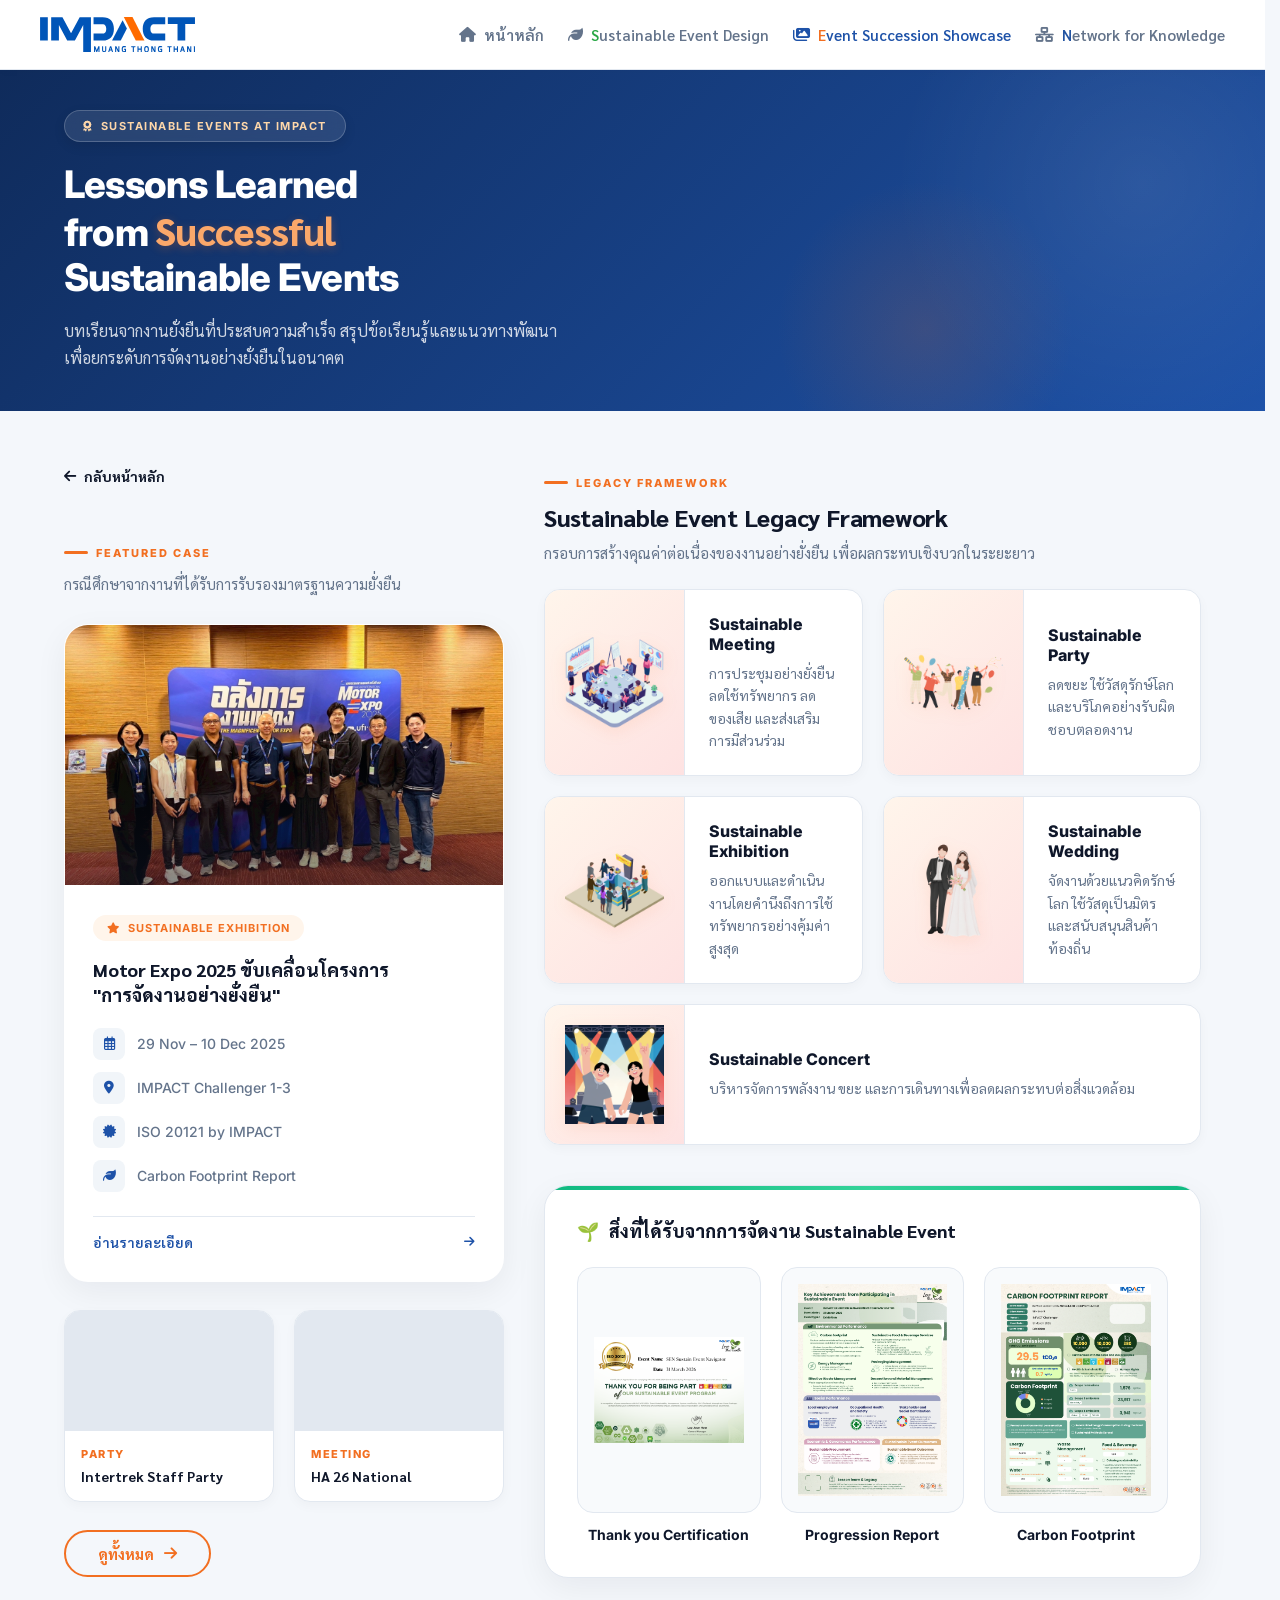
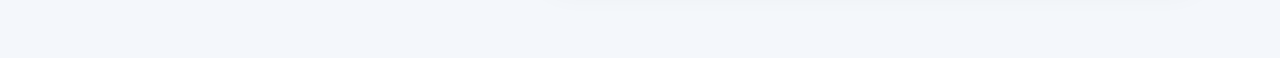
<file: event.html>
<!doctype html>
<html lang="th">
  <head>
    <meta charset="UTF-8" />
    <meta name="viewport" content="width=device-width, initial-scale=1.0" />
    <title>IMPACT - Event Succession Showcase</title>

    <link rel="stylesheet" href="style.css" />

    <link
      href="https://fonts.googleapis.com/css2?family=Inter:wght@400;500;600;700;800&family=Sarabun:wght@300;400;500;600;700;800&display=swap"
      rel="stylesheet"
    />
    <link
      rel="stylesheet"
      href="https://cdnjs.cloudflare.com/ajax/libs/font-awesome/6.4.0/css/all.min.css"
    />

    <style>
      /* --- CSS เนื้อหาหน้า Showcase (Modern UI - No Bounce/Scale Effects) --- */
      :root {
        --impact-blue: #1e52a8;
        --impact-blue-dark: #0f2b5b;
        --impact-orange: #f26f21;
        --impact-orange-light: #fff5eb;
        --bg-color: #f4f7fb;
        --surface: #ffffff;
        --text-main: #0f172a;
        --text-muted: #64748b;
        --border-color: #e2e8f0;
        --shadow-sm: 0 4px 12px rgba(15, 23, 42, 0.03);
        --shadow-md: 0 10px 32px rgba(15, 23, 42, 0.06);
        --shadow-hover: 0 12px 36px rgba(30, 82, 168, 0.08);
        --radius-lg: 24px;
        --radius-md: 16px;
        --green: #059669;
        --green-pale: #ecfdf5;
        --green-border: #a7f3d0;
      }

      * {
        box-sizing: border-box;
        margin: 0;
        padding: 0;
      }

      body {
        font-family: "Sarabun", "Inter", sans-serif;
        margin: 0;
        padding: 0;
        min-height: 100vh;
        display: flex;
        flex-direction: column;
        background-color: var(--bg-color);
        overflow-x: hidden;
      }

      /* --- Hero Section --- */
      .hero {
        background: linear-gradient(
          135deg,
          var(--impact-blue-dark) 0%,
          var(--impact-blue) 100%
        );
        padding: 40px 64px;
        position: relative;
        overflow: hidden;
      }
      .hero-circle-1 {
        position: absolute;
        right: -10%;
        top: -40%;
        width: 500px;
        height: 500px;
        border-radius: 50%;
        background: radial-gradient(
          circle,
          rgba(255, 255, 255, 0.08) 0%,
          rgba(255, 255, 255, 0) 70%
        );
        pointer-events: none;
      }
      .hero-circle-2 {
        position: absolute;
        right: 15%;
        bottom: -20%;
        width: 300px;
        height: 300px;
        border-radius: 50%;
        background: radial-gradient(
          circle,
          rgba(242, 111, 33, 0.15) 0%,
          rgba(255, 255, 255, 0) 70%
        );
        pointer-events: none;
      }
      .hero-glow {
        position: absolute;
        inset: 0;
        background: url('data:image/svg+xml;utf8,<svg viewBox="0 0 100 100" xmlns="http://www.w3.org/2000/svg"><rect width="100" height="100" fill="none"/></svg>');
        opacity: 0.4;
        pointer-events: none;
      }
      .hero-pill {
        display: inline-flex;
        align-items: center;
        gap: 8px;
        background: rgba(255, 255, 255, 0.1);
        backdrop-filter: blur(8px);
        -webkit-backdrop-filter: blur(8px);
        border: 1px solid rgba(255, 255, 255, 0.2);
        color: #fed7aa;
        font-family: "Inter", sans-serif;
        font-size: 11px;
        font-weight: 700;
        letter-spacing: 1.5px;
        text-transform: uppercase;
        padding: 8px 18px;
        border-radius: 100px;
        margin-bottom: 20px;
        box-shadow: 0 4px 12px rgba(0, 0, 0, 0.1);
      }
      .hero-title {
        font-family: "Inter", "Sarabun", sans-serif;
        font-size: 38px;
        font-weight: 800;
        color: #ffffff;
        line-height: 1.2;
        max-width: 600px;
        margin-bottom: 16px;
        position: relative;
        z-index: 1;
        letter-spacing: -0.02em;
      }
      .hero-title em {
        font-style: normal;
        color: #fba86a;
        text-shadow: 0 2px 10px rgba(242, 111, 33, 0.3);
      }
      .hero-desc {
        color: rgba(255, 255, 255, 0.8);
        font-size: 16px;
        max-width: 500px;
        line-height: 1.7;
        position: relative;
        z-index: 1;
        font-weight: 400;
      }

      /* --- Main Layout --- */
      .page-body {
        display: grid;
        grid-template-columns: 440px 1fr;
        gap: 40px;
        padding: 56px 64px 80px;
        max-width: 1440px;
        margin: 0 auto;
        width: 100%;
        align-items: flex-start;
      }

      /* --- Typography Utilities --- */
      .label-tag {
        display: inline-flex;
        align-items: center;
        gap: 8px;
        font-family: "Inter", sans-serif;
        font-size: 11px;
        font-weight: 800;
        letter-spacing: 2px;
        text-transform: uppercase;
        color: var(--impact-orange);
        margin-bottom: 12px;
      }
      .label-tag::before {
        content: "";
        display: block;
        width: 24px;
        height: 3px;
        background: var(--impact-orange);
        border-radius: 3px;
      }
      .sec-heading {
        font-size: 24px;
        font-weight: 800;
        color: var(--text-main);
        line-height: 1.3;
        margin-bottom: 8px;
        letter-spacing: -0.01em;
      }
      .sec-sub {
        font-size: 15px;
        color: var(--text-muted);
        line-height: 1.6;
        margin-bottom: 0px;
      }

      /* --- ปุ่มย้อนกลับ (ใส่ในฝั่งซ้ายเท่านั้น) --- */
      .back-btn {
        display: inline-flex;
        align-items: center;
        gap: 8px;
        color: var(--text-main);
        font-size: 14px; /* ขนาด 14px ตามที่กำหนดเป๊ะ */
        font-weight: 700;
        text-decoration: none;
        margin-bottom: 24px; /* ดันเนื้อหาฝั่งซ้ายลงมา */
        transition: color 0.2s ease;
        align-self: flex-start;
      }
      .back-btn:hover {
        color: var(--impact-blue);
      }
      .back-btn i {
        font-size: 14px;
      }

      /* --- Left Column (Featured) --- */
      .col-left {
        display: flex;
        flex-direction: column;
        gap: 28px;
      }

      .feature-card {
        background: var(--surface);
        border-radius: var(--radius-lg);
        overflow: hidden;
        box-shadow: var(--shadow-md);
        border: 1px solid rgba(255, 255, 255, 0.8);
        text-decoration: none;
        color: inherit;
        display: block;
        transition: box-shadow 0.3s ease;
      }
      .feature-card:hover {
        box-shadow: var(--shadow-hover);
      }
      .feat-img {
        width: 100%;
        height: 260px;
        background: var(--impact-orange-light);
        position: relative;
        overflow: hidden;
      }
      .feat-img img {
        width: 100%;
        height: 100%;
        object-fit: cover;
      }
      .feat-shade {
        position: absolute;
        inset: 0;
        background: linear-gradient(
          to top,
          rgba(15, 23, 42, 0.5) 0%,
          transparent 60%
        );
      }
      .feat-body {
        padding: 30px 28px;
      }
      .feat-badge {
        display: inline-flex;
        align-items: center;
        gap: 8px;
        background: var(--impact-orange-light);
        color: var(--impact-orange);
        font-family: "Inter", sans-serif;
        font-size: 11px;
        font-weight: 700;
        letter-spacing: 1px;
        text-transform: uppercase;
        padding: 6px 14px;
        border-radius: 100px;
        margin-bottom: 16px;
      }
      .feat-title {
        font-weight: 800;
        font-size: 18px;
        color: var(--text-main);
        line-height: 1.4;
        margin-bottom: 20px;
      }
      .feat-metas {
        display: flex;
        flex-direction: column;
        gap: 12px;
      }
      .feat-meta {
        display: flex;
        align-items: center;
        gap: 12px;
        font-family: "Inter", "Sarabun", sans-serif;
        font-size: 14px;
        color: var(--text-muted);
        font-weight: 500;
      }
      .icon-box {
        width: 32px;
        height: 32px;
        background: #f1f5f9;
        border-radius: 8px;
        display: flex;
        align-items: center;
        justify-content: center;
        color: var(--impact-blue);
        font-size: 13px;
        flex-shrink: 0;
      }

      /* --- ส่วนปุ่มอ่านเพิ่มเติมในการ์ด --- */
      .feat-action {
        margin-top: 24px;
        padding-top: 16px;
        border-top: 1px solid var(--border-color);
        display: flex;
        align-items: center;
        justify-content: space-between;
        font-family: "Inter", "Sarabun", sans-serif;
        font-size: 14px;
        font-weight: 600;
        color: var(--impact-blue);
      }
      .feat-action i {
        font-size: 12px;
        transition: transform 0.3s ease;
      }
      .feature-card:hover .feat-action i {
        transform: translateX(4px);
      }

      .mini-row {
        display: grid;
        grid-template-columns: 1fr 1fr;
        gap: 20px;
      }
      .mini-card {
        background: var(--surface);
        border-radius: var(--radius-md);
        overflow: hidden;
        border: 1px solid var(--border-color);
        text-decoration: none;
        color: inherit;
        box-shadow: var(--shadow-sm);
        transition:
          border-color 0.3s ease,
          box-shadow 0.3s ease;
      }
      .mini-card:hover {
        box-shadow: 0 12px 24px rgba(242, 111, 33, 0.08);
        border-color: #fdba74;
      }
      .mini-img {
        height: 120px;
        background: #e2e8f0;
        overflow: hidden;
      }
      .mini-body {
        padding: 16px;
      }
      .mini-type {
        font-family: "Inter", sans-serif;
        font-size: 11px;
        font-weight: 800;
        letter-spacing: 1.5px;
        text-transform: uppercase;
        color: var(--impact-orange);
        margin-bottom: 6px;
      }
      .mini-title {
        font-size: 14px;
        font-weight: 700;
        color: var(--text-main);
      }

      .btn-all {
        display: inline-flex;
        align-items: center;
        gap: 10px;
        background: transparent;
        border: 2px solid var(--impact-orange);
        color: var(--impact-orange);
        font-size: 15px;
        font-weight: 700;
        padding: 12px 32px;
        border-radius: 100px;
        text-decoration: none;
        transition:
          background 0.3s ease,
          color 0.3s ease,
          box-shadow 0.3s ease;
        align-self: flex-start;
      }
      .btn-all:hover {
        background: var(--impact-orange);
        color: #fff;
        box-shadow: 0 4px 12px rgba(242, 111, 33, 0.2);
      }

      /* --- Right Column (Framework & Benefits) --- */
      .col-right {
        display: flex;
        flex-direction: column;
        gap: 40px;
      }

      .framework-wrap {
        display: flex;
        flex-direction: column;
        gap: 24px;
      }
      .framework-grid {
        display: grid;
        grid-template-columns: 1fr 1fr;
        gap: 20px;
      }

      .fw-card {
        background: var(--surface);
        border-radius: var(--radius-md);
        padding: 0;
        border: 1px solid var(--border-color);
        display: flex;
        align-items: stretch;
        box-shadow: var(--shadow-sm);
        position: relative;
        overflow: hidden;
        transition: box-shadow 0.3s ease;
      }
      .fw-card:hover {
        box-shadow: var(--shadow-md);
      }

      .fw-card.span-2 {
        grid-column: 1 / -1;
      }

      .fw-emoji {
        width: 140px;
        background: linear-gradient(135deg, #fff5eb, #fee2e2);
        display: flex;
        align-items: center;
        justify-content: center;
        flex-shrink: 0;
        padding: 20px;
        border-right: 1px solid var(--border-color);
      }
      .fw-emoji img {
        width: 100%;
        height: 100%;
        object-fit: contain;
        filter: drop-shadow(0 4px 8px rgba(242, 111, 33, 0.1));
      }

      .fw-text {
        padding: 24px;
        display: flex;
        flex-direction: column;
        justify-content: center;
        flex: 1;
      }
      .fw-text h4 {
        font-family: "Inter", "Sarabun", sans-serif;
        font-size: 16px;
        font-weight: 800;
        color: var(--text-main);
        margin-bottom: 8px;
      }
      .fw-text p {
        font-size: 14px;
        color: var(--text-muted);
        line-height: 1.6;
      }

      /* --- Benefits Card --- */
      .benefits-card {
        background: var(--surface);
        border-radius: var(--radius-lg);
        padding: 32px;
        border: 1px solid var(--border-color);
        box-shadow: var(--shadow-md);
        position: relative;
        overflow: hidden;
      }
      .benefits-card::before {
        content: "";
        position: absolute;
        top: 0;
        left: 0;
        right: 0;
        height: 4px;
        background: linear-gradient(
          90deg,
          #10b981 0%,
          #34d399 50%,
          #10b981 100%
        );
      }
      .benefits-heading {
        font-size: 18px;
        font-weight: 800;
        color: var(--text-main);
        margin-bottom: 24px;
        line-height: 1.4;
        display: flex;
        align-items: center;
        gap: 10px;
      }
      .benefits-heading span {
        color: var(--green);
      }

      .doc-grid {
        display: grid;
        grid-template-columns: repeat(3, 1fr);
        gap: 20px;
      }

      .doc-item {
        display: flex;
        flex-direction: column;
        align-items: center;
        text-align: center;
        gap: 12px;
        cursor: pointer;
        height: 100%;
      }
      .doc-thumb {
        width: 100%;
        flex: 1;
        background: #f8fafc;
        border-radius: var(--radius-md);
        border: 1px solid var(--border-color);
        display: flex;
        align-items: center;
        justify-content: center;
        padding: 16px;
        transition:
          border-color 0.3s ease,
          background 0.3s ease,
          box-shadow 0.3s ease;
        position: relative;
        overflow: hidden;
      }
      .doc-item:hover .doc-thumb {
        border-color: #34d399;
        background: var(--green-pale);
        box-shadow: 0 4px 16px rgba(16, 185, 129, 0.1);
      }
      .doc-thumb img {
        width: 100%;
        height: 100%;
        object-fit: contain;
        position: relative;
        z-index: 1;
      }
      .doc-label {
        font-family: "Inter", "Sarabun", sans-serif;
        font-size: 14px;
        font-weight: 700;
        color: var(--text-main);
        line-height: 1.4;
        transition: color 0.3s ease;
      }
      .doc-item:hover .doc-label {
        color: var(--green);
      }

      /* --- Modal --- */
      .image-modal {
        display: none;
        position: fixed;
        z-index: 9999;
        padding-top: 60px;
        left: 0;
        top: 0;
        width: 100%;
        height: 100%;
        overflow: auto;
        background-color: rgba(15, 23, 42, 0.9);
        backdrop-filter: blur(8px);
        -webkit-backdrop-filter: blur(8px);
      }
      .modal-content {
        margin: auto;
        display: block;
        max-width: 90%;
        max-height: 85vh;
        object-fit: contain;
        border-radius: 12px;
        box-shadow: 0 20px 60px rgba(0, 0, 0, 0.5);
      }
      .close-modal {
        position: absolute;
        top: 24px;
        right: 40px;
        color: #ffffff;
        font-size: 40px;
        font-weight: 300;
        cursor: pointer;
        transition: opacity 0.3s;
        opacity: 0.7;
      }
      .close-modal:hover {
        opacity: 1;
      }

      /* ====================================================
         ==== ส่วนเพิ่มใหม่: Responsive สำหรับหน้าจอมือถือ ====
         ==================================================== */
      @media (max-width: 768px) {
        .hero {
          padding: 40px 24px; /* ลด Padding บนมือถือ */
        }
        .hero-title {
          font-size: 28px; /* ลดขนาด Header ลงให้พอดีจอ */
        }
        .hero-desc {
          font-size: 14px;
        }

        .page-body {
          grid-template-columns: 1fr; /* ปรับ Layout เป็น 1 คอลัมน์ (บน-ล่าง) */
          gap: 40px;
          padding: 32px 24px 60px; /* ลดขอบให้เต็มจอมากขึ้น */
        }

        .col-left,
        .col-right {
          width: 100%; /* ให้เต็มความกว้างจอ */
        }

        .mini-row {
          grid-template-columns: 1fr; /* การ์ดเล็กเรียงแนวตั้ง */
        }

        .framework-grid {
          grid-template-columns: 1fr; /* การ์ด Legacy เรียงแนวตั้ง */
        }

        .fw-card {
          flex-direction: column; /* ให้กล่องสีส้มกับเนื้อหาอยู่บน-ล่าง */
        }

        .fw-emoji {
          width: 100%;
          height: 120px; /* กล่องสีส้มสูง 120px */
          border-right: none;
          border-bottom: 1px solid var(--border-color);
        }

        .doc-grid {
          grid-template-columns: 1fr; /* ใบ Certificate เรียงแนวตั้ง */
          gap: 16px;
        }

        .feat-img {
          height: 200px; /* ลดความสูงภาพหน้าปกเล็กน้อยบนมือถือ */
        }
      }
    </style>
  </head>
  <body>
    <!-- นำ Navbar เดิมออก แล้วเรียกใช้ผ่าน Component navbar.js แทน -->

    <section class="hero">
      <div class="hero-circle-1"></div>
      <div class="hero-circle-2"></div>
      <div class="hero-glow"></div>
      <div class="hero-pill">
        <i class="fas fa-award"></i> Sustainable Events at IMPACT
      </div>
      <h1 class="hero-title">
        Lessons Learned<br />from <em>Successful</em><br />Sustainable Events
      </h1>
      <p class="hero-desc">
        บทเรียนจากงานยั่งยืนที่ประสบความสำเร็จ สรุปข้อเรียนรู้และแนวทางพัฒนา
        เพื่อยกระดับการจัดงานอย่างยั่งยืนในอนาคต
      </p>
    </section>

    <main class="page-body">
      <div class="col-left">
        <!-- ปุ่มย้อนกลับ แทรกเฉพาะในฝั่งซ้าย ทำให้ฝั่งขวาอยู่ตำแหน่งเดิมเป๊ะๆ -->
        <a href="index.html" class="back-btn">
          <i class="fas fa-arrow-left"></i> กลับหน้าหลัก
        </a>

        <div>
          <div class="label-tag">Featured Case</div>
          <p class="sec-sub">
            กรณีศึกษาจากงานที่ได้รับการรับรองมาตรฐานความยั่งยืน
          </p>
        </div>

        <a href="motor-expo.html" class="feature-card">
          <div class="feat-img">
            <img
              src="images/รูป Lessons Learned.jpg"
              alt="Motor Expo"
              onerror="
                this.parentElement.style.background =
                  'linear-gradient(135deg,#fef3e2,#fed7aa)';
                this.style.display = 'none';
              "
            />
            <div class="feat-shade"></div>
          </div>
          <div class="feat-body">
            <div class="feat-badge">
              <i class="fas fa-star"></i> Sustainable Exhibition
            </div>
            <h3 class="feat-title">
              Motor Expo 2025 ขับเคลื่อนโครงการ<br />"การจัดงานอย่างยั่งยืน"
            </h3>
            <div class="feat-metas">
              <div class="feat-meta">
                <span class="icon-box"
                  ><i class="far fa-calendar-alt"></i
                ></span>
                29 Nov – 10 Dec 2025
              </div>
              <div class="feat-meta">
                <span class="icon-box"
                  ><i class="fas fa-map-marker-alt"></i
                ></span>
                IMPACT Challenger 1-3
              </div>
              <div class="feat-meta">
                <span class="icon-box"><i class="fas fa-certificate"></i></span>
                ISO 20121 by IMPACT
              </div>
              <div class="feat-meta">
                <span class="icon-box"><i class="fas fa-leaf"></i></span> Carbon
                Footprint Report
              </div>
            </div>
            <div class="feat-action">
              <span>อ่านรายละเอียด</span>
              <i class="fas fa-arrow-right"></i>
            </div>
          </div>
        </a>

        <div class="mini-row">
          <a href="#" class="mini-card">
            <div class="mini-img"></div>
            <div class="mini-body">
              <div class="mini-type">Party</div>
              <div class="mini-title">Intertrek Staff Party</div>
            </div>
          </a>
          <a href="#" class="mini-card">
            <div class="mini-img"></div>
            <div class="mini-body">
              <div class="mini-type">Meeting</div>
              <div class="mini-title">HA 26 National</div>
            </div>
          </a>
        </div>
        <a href="all-events.html" class="btn-all"
          >ดูทั้งหมด <i class="fas fa-arrow-right"></i
        ></a>
      </div>

      <div class="col-right">
        <div class="framework-wrap">
          <div>
            <div class="label-tag">Legacy Framework</div>
            <h2 class="sec-heading">Sustainable Event Legacy Framework</h2>
            <p class="sec-sub">
              กรอบการสร้างคุณค่าต่อเนื่องของงานอย่างยั่งยืน
              เพื่อผลกระทบเชิงบวกในระยะยาว
            </p>
          </div>
          <div class="framework-grid">
            <div class="fw-card">
              <div class="fw-emoji">
                <img
                  src="images/Sustainable Meeting.png"
                  alt="Sustainable Meeting"
                />
              </div>
              <div class="fw-text">
                <h4>Sustainable Meeting</h4>
                <p>
                  การประชุมอย่างยั่งยืน ลดใช้ทรัพยากร ลดของเสีย
                  และส่งเสริมการมีส่วนร่วม
                </p>
              </div>
            </div>
            <div class="fw-card">
              <div class="fw-emoji">
                <img
                  src="images/Sustainable Party.png"
                  alt="Sustainable Party"
                />
              </div>
              <div class="fw-text">
                <h4>Sustainable Party</h4>
                <p>ลดขยะ ใช้วัสดุรักษ์โลก และบริโภคอย่างรับผิดชอบตลอดงาน</p>
              </div>
            </div>
            <div class="fw-card">
              <div class="fw-emoji">
                <img
                  src="images/Sustainable Exhibition.png"
                  alt="Sustainable Exhibition"
                />
              </div>
              <div class="fw-text">
                <h4>Sustainable Exhibition</h4>
                <p>
                  ออกแบบและดำเนินงานโดยคำนึงถึงการใช้ทรัพยากรอย่างคุ้มค่าสูงสุด
                </p>
              </div>
            </div>
            <div class="fw-card">
              <div class="fw-emoji">
                <img
                  src="images/Sustainable Wedding.png"
                  alt="Sustainable Wedding"
                />
              </div>
              <div class="fw-text">
                <h4>Sustainable Wedding</h4>
                <p>
                  จัดงานด้วยแนวคิดรักษ์โลก ใช้วัสดุเป็นมิตร
                  และสนับสนุนสินค้าท้องถิ่น
                </p>
              </div>
            </div>
            <div class="fw-card span-2">
              <div class="fw-emoji">
                <img
                  src="images/Sustainable Concert.png"
                  alt="Sustainable Concert"
                />
              </div>
              <div class="fw-text">
                <h4>Sustainable Concert</h4>
                <p>
                  บริหารจัดการพลังงาน ขยะ
                  และการเดินทางเพื่อลดผลกระทบต่อสิ่งแวดล้อม
                </p>
              </div>
            </div>
          </div>
        </div>

        <div class="benefits-card">
          <h2 class="benefits-heading">
            <span>🌱</span> สิ่งที่ได้รับจากการจัดงาน Sustainable Event
          </h2>
          <div class="doc-grid">
            <div class="doc-item">
              <div
                class="doc-thumb"
                onclick="openModal(this.querySelector('img').src)"
              >
                <img
                  src="images/Thank you certification.png"
                  alt="Cert"
                  onerror="
                    this.outerHTML =
                      '<i class=\'fas fa-certificate\' style=\'font-size:40px;color:#10b981;\'></i>'
                  "
                />
              </div>
              <div class="doc-label">Thank you Certification</div>
            </div>
            <div class="doc-item">
              <div
                class="doc-thumb"
                onclick="openModal(this.querySelector('img').src)"
              >
                <img
                  src="images/Key Achievements.png"
                  alt="Report"
                  onerror="
                    this.outerHTML =
                      '<i class=\'fas fa-file-alt\' style=\'font-size:40px;color:#10b981;\'></i>'
                  "
                />
              </div>
              <div class="doc-label">Progression Report</div>
            </div>
            <div class="doc-item">
              <div
                class="doc-thumb"
                onclick="openModal(this.querySelector('img').src)"
              >
                <img
                  src="images/Carbon Footprint Report.png"
                  alt="Carbon"
                  onerror="
                    this.outerHTML =
                      '<i class=\'fas fa-leaf\' style=\'font-size:40px;color:#10b981;\'></i>'
                  "
                />
              </div>
              <div class="doc-label">Carbon Footprint</div>
            </div>
          </div>
        </div>
      </div>
    </main>

    <div id="imageModal" class="image-modal">
      <span class="close-modal" onclick="closeModal()">&times;</span>
      <img class="modal-content" id="modalImg" />
    </div>

    <!-- เรียกใช้ไฟล์ Navbar -->
    <script src="navbar.js"></script>

    <script>
      function openModal(imgSrc) {
        var modal = document.getElementById("imageModal");
        var modalImg = document.getElementById("modalImg");
        modal.style.display = "block";
        modalImg.src = imgSrc;
        // ป้องกันการเลื่อนหน้าจอตอนเปิด Modal
        document.body.style.overflow = "hidden";
      }

      function closeModal() {
        document.getElementById("imageModal").style.display = "none";
        document.body.style.overflow = "auto";
      }

      window.onclick = function (event) {
        var modal = document.getElementById("imageModal");
        if (event.target == modal) {
          modal.style.display = "none";
          document.body.style.overflow = "auto";
        }
      };

      // ปิด Modal เมื่อกดปุ่ม ESC
      document.addEventListener("keydown", function (event) {
        if (event.key === "Escape") {
          closeModal();
        }
      });
    </script>
  </body>
</html>
</file>
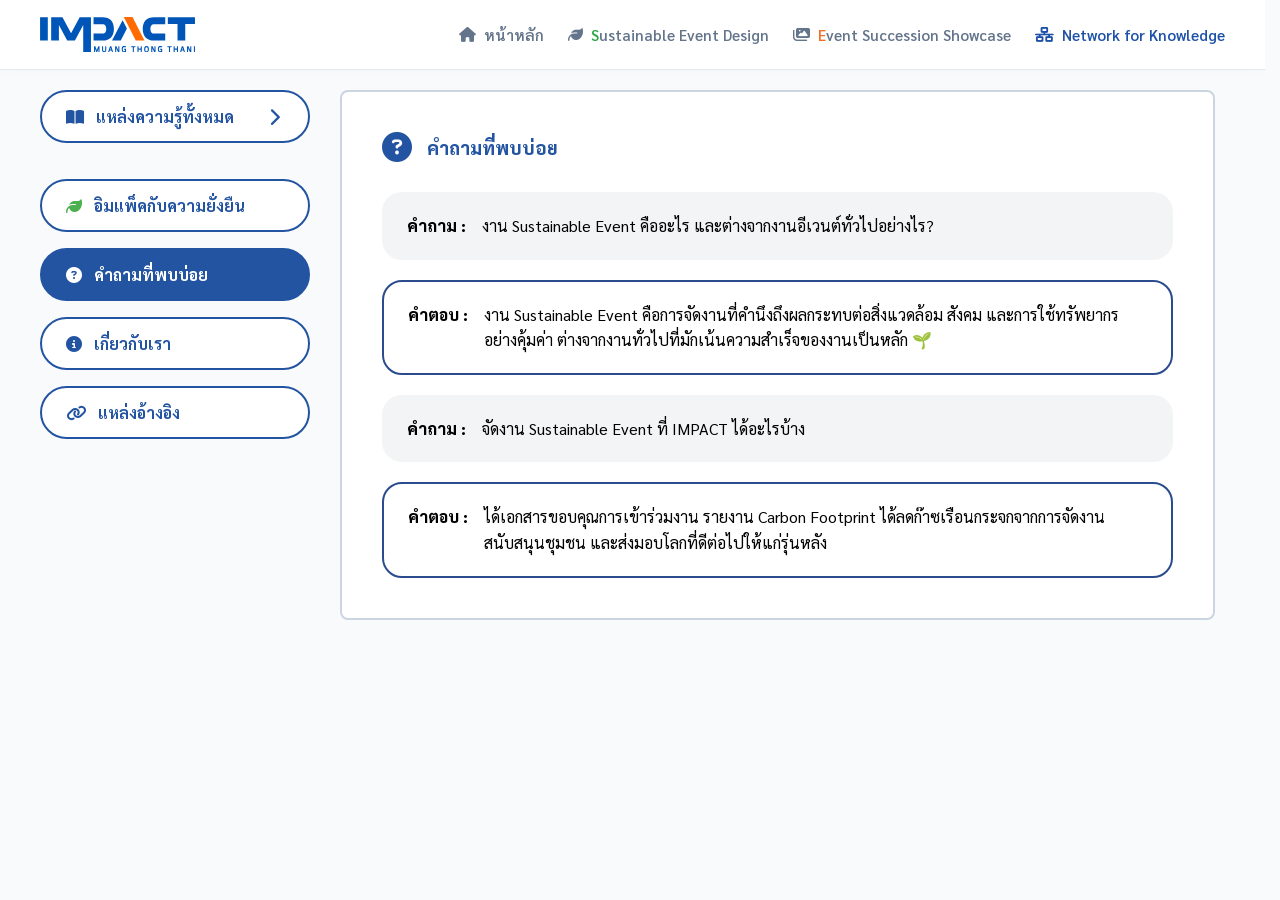
<file: faq.html>
<!doctype html>
<html lang="th">
  <head>
    <meta charset="UTF-8" />
    <meta name="viewport" content="width=device-width, initial-scale=1.0" />
    <title>คำถามที่พบบ่อย - IMPACT Sustain</title>

    <link rel="stylesheet" href="style.css" />

    <link
      href="https://fonts.googleapis.com/css2?family=Inter:wght@400;500;600;700;800&family=Sarabun:wght@300;400;500;600;700;800&display=swap"
      rel="stylesheet"
    />
    <link
      rel="stylesheet"
      href="https://cdnjs.cloudflare.com/ajax/libs/font-awesome/6.4.0/css/all.min.css"
    />
    <style>
      :root {
        --impact-blue: #2354a2;
        --border-color: #cbd5e1;
        --text-main: #334155;
        --bg-main: #f8fafc;
      }
      * {
        box-sizing: border-box;
        margin: 0;
        padding: 0;
      }
      body {
        font-family: "Sarabun", "Inter", sans-serif;
        background-color: var(--bg-main);
        height: 100vh;
        display: flex;
        flex-direction: column;
        overflow: hidden;
      }

      /* Layout */
      .main-content {
        display: flex;
        gap: 20px;
        padding: 20px 40px;
        flex: 1;
        overflow: hidden;
      }

      /* Wrapper สำหรับมือถือ (ในคอมซ่อนไว้) */
      .mobile-sidebar-toggle {
        display: none;
      }
      .close-sidebar-mobile {
        display: none;
      }
      .sidebar-overlay {
        display: none;
      }

      /* กล่องใส่ Sidebar ที่เราจะให้ JS มาแทรก */
      #sidebar-container {
        width: 280px;
        flex-shrink: 0;
        display: flex;
        flex-direction: column;
        gap: 16px;
        overflow-y: auto;
        padding-right: 10px;
      }

      /* สไตล์สำหรับ Sidebar Component */
      .sidebar {
        display: flex;
        flex-direction: column;
        gap: 16px;
      }

      #sidebar-container::-webkit-scrollbar,
      .main-area::-webkit-scrollbar {
        width: 6px;
      }
      #sidebar-container::-webkit-scrollbar-track,
      .main-area::-webkit-scrollbar-track {
        background: transparent;
      }
      #sidebar-container::-webkit-scrollbar-thumb,
      .main-area::-webkit-scrollbar-thumb {
        background: #cbd5e1;
        border-radius: 10px;
      }

      .sidebar-item {
        display: flex;
        flex-direction: column;
      }

      .menu-btn {
        font-family: inherit;
        background-color: #fff;
        color: var(--impact-blue);
        border: 2px solid var(--impact-blue);
        padding: 14px 24px;
        border-radius: 30px;
        text-decoration: none;
        font-weight: 700;
        display: flex;
        align-items: center;
        gap: 12px;
        font-size: 16px;
        width: 100%;
        justify-content: space-between;
        transition: 0.2s;
        cursor: pointer;
      }
      .menu-btn:hover,
      .menu-btn.active {
        background-color: var(--impact-blue);
        color: white;
      }

      .menu-left {
        display: flex;
        align-items: center;
        gap: 12px;
      }
      .icon-arrow {
        font-size: 18px;
        transition: 0.3s;
      }
      .menu-btn.collapsed .icon-arrow {
        transform: rotate(-90deg);
      }
      .submenu-wrapper {
        display: grid;
        grid-template-rows: 1fr;
        transition: 0.3s;
        opacity: 1;
      }
      .submenu-wrapper.collapsed {
        grid-template-rows: 0fr;
        opacity: 0;
      }
      .submenu-inner {
        overflow: hidden;
        display: flex;
        flex-direction: column;
        gap: 20px;
        padding-left: 35px;
        padding-top: 15px;
        padding-bottom: 5px;
      }
      .submenu-link {
        text-decoration: none;
        color: var(--text-main);
        font-weight: 700;
        font-size: 16px;
        display: flex;
        align-items: center;
        gap: 15px;
        transition: 0.2s;
      }
      .submenu-link:hover,
      .submenu-link.active {
        color: var(--impact-blue);
      }
      .submenu-link i {
        color: #64748b;
        font-size: 18px;
        width: 20px;
        text-align: center;
      }
      .submenu-link:hover i,
      .submenu-link.active i {
        color: var(--impact-blue);
      }

      /* Main Area */
      .main-area {
        flex: 1;
        display: flex;
        flex-direction: column;
        overflow-y: auto;
        padding-right: 10px;
        padding-bottom: 20px;
      }

      .content-box {
        background: #fff;
        border: 2px solid var(--border-color);
        padding: 40px;
        border-radius: 8px;
      }

      /* FAQ Section Styles */
      .box-title {
        font-size: 18px;
        font-weight: 800;
        color: var(--impact-blue);
        margin-bottom: 30px;
        display: flex;
        align-items: center;
        gap: 15px;
      }

      .faq-list {
        display: flex;
        flex-direction: column;
        gap: 20px;
      }

      .faq-box {
        display: flex;
        padding: 20px 24px;
        border-radius: 20px;
        /* ทำให้ฐานตัวหนังสือ คำถาม : กับ เนื้อหา ตรงกัน */
        align-items: baseline;
        transition: 0.2s;
      }

      /* กล่องคำถาม: พื้นหลังเทาเหมือนเดิม */
      .question-box {
        background-color: #f3f4f6;
        border: 1px solid transparent;
      }

      /* กล่องคำตอบ: พื้นหลังขาว ขอบน้ำเงินเหมือนเดิม */
      .answer-box {
        background-color: #fff;
        border: 2px solid #2b4c8c;
      }

      .faq-label {
        font-size: 16px;
        font-weight: 800;
        color: #000;
        white-space: nowrap;
        margin-right: 16px;
      }

      .faq-text {
        font-size: 16px;
        color: #000;
        line-height: 1.6;
        padding-top: 0;
      }

      /* =========================================
         ===== MOBILE RESPONSIVE (เพิ่มระบบลิ้นชัก) ======
         ========================================= */
      @media (max-width: 768px) {
        body {
          overflow: auto;
          height: auto;
        }

        .main-content {
          flex-direction: column;
          padding: 15px 20px;
          overflow: visible;
        }

        .main-area {
          overflow: visible;
          padding-right: 0;
        }

        .content-box {
          padding: 20px; /* ลด Padding ในกล่อง FAQ ลงบนมือถือ */
        }

        /* ปุ่มเปิดเมนูหมวดหมู่ (แสดงเฉพาะมือถือ) */
        .mobile-sidebar-toggle {
          display: flex;
          align-items: center;
          justify-content: center;
          gap: 10px;
          background-color: var(--impact-blue);
          color: #fff;
          border: none;
          padding: 14px;
          border-radius: 8px;
          font-family: inherit;
          font-size: 16px;
          font-weight: 700;
          cursor: pointer;
          margin-bottom: 20px;
          box-shadow: 0 4px 12px rgba(35, 84, 162, 0.2);
          width: 100%;
        }

        /* กล่องคลุม Sidebar แปลงร่างเป็นลิ้นชักซ่อนข้างจอ */
        #mobile-sidebar-wrapper {
          position: fixed;
          top: 0;
          left: -100%;
          width: 300px;
          height: 100vh;
          background: #ffffff;
          z-index: 2000;
          padding: 20px 10px 20px 20px;
          box-shadow: 4px 0 20px rgba(0, 0, 0, 0.15);
          transition: left 0.3s ease;
          display: flex;
          flex-direction: column;
        }

        #mobile-sidebar-wrapper.active {
          left: 0;
        }

        .close-sidebar-mobile {
          display: flex;
          align-self: flex-end;
          background: none;
          border: none;
          font-size: 24px;
          color: var(--text-main);
          cursor: pointer;
          margin-bottom: 15px;
          padding: 5px 10px;
        }

        .sidebar-overlay {
          display: none;
          position: fixed;
          top: 0;
          left: 0;
          width: 100vw;
          height: 100vh;
          background: rgba(15, 23, 42, 0.6);
          backdrop-filter: blur(2px);
          z-index: 1999;
        }

        .sidebar-overlay.active {
          display: block;
        }

        #sidebar-container {
          width: 100%;
          height: 100%;
          overflow-y: auto;
          padding-right: 10px;
        }

        /* ปรับ Layout กล่อง FAQ บนมือถือให้เป็นแนวตั้ง */
        .faq-box {
          flex-direction: column; /* ให้ คำถาม: อยู่บรรทัดแรก เนื้อหาอยู่บรรทัดถัดไป */
          align-items: flex-start;
          gap: 8px;
          padding: 16px 20px;
        }

        .faq-label {
          color: var(
            --impact-blue
          ); /* เน้นคำว่า คำถาม/คำตอบ ให้ชัดขึ้นบนมือถือ */
          margin-right: 0;
        }
      }
    </style>
  </head>
  <body>
    <!-- เรียกใช้ Navbar Component จาก navbar.js -->

    <div class="main-content">
      <!-- Overlay พื้นหลังสีดำ (คลิกเพื่อปิดเมนูได้) -->
      <div
        class="sidebar-overlay"
        id="sidebarOverlay"
        onclick="toggleMobileSidebar()"
      ></div>

      <!-- กล่องห่อหุ้ม Sidebar (ทำหน้าที่เป็นลิ้นชักซ่อนบนมือถือ) -->
      <div id="mobile-sidebar-wrapper">
        <button class="close-sidebar-mobile" onclick="toggleMobileSidebar()">
          <i class="fas fa-times"></i>
        </button>
        <!-- ตำแหน่งที่ sidebar.js จะนำเมนูมาใส่ -->
        <div id="sidebar-container"></div>
      </div>

      <!-- ส่วนเนื้อหาหลักด้านขวา -->
      <main class="main-area">
        <!-- ปุ่มกดเปิด Sidebar (จะโชว์เฉพาะในมือถือเท่านั้น) -->
        <button class="mobile-sidebar-toggle" onclick="toggleMobileSidebar()">
          <i class="fas fa-list-ul"></i> เลือกหมวดหมู่
        </button>

        <div class="content-box">
          <div class="box-title">
            <i
              class="fas fa-question-circle"
              style="color: var(--impact-blue); font-size: 30px"
            ></i>
            คำถามที่พบบ่อย
          </div>

          <div class="faq-list">
            <div class="faq-box question-box">
              <span class="faq-label">คำถาม :</span>
              <span class="faq-text"
                >งาน Sustainable Event คืออะไร
                และต่างจากงานอีเวนต์ทั่วไปอย่างไร?</span
              >
            </div>

            <div class="faq-box answer-box">
              <span class="faq-label">คำตอบ :</span>
              <span class="faq-text"
                >งาน Sustainable Event
                คือการจัดงานที่คำนึงถึงผลกระทบต่อสิ่งแวดล้อม สังคม
                และการใช้ทรัพยากรอย่างคุ้มค่า
                ต่างจากงานทั่วไปที่มักเน้นความสำเร็จของงานเป็นหลัก 🌱</span
              >
            </div>

            <div class="faq-box question-box">
              <span class="faq-label">คำถาม :</span>
              <span class="faq-text"
                >จัดงาน Sustainable Event ที่ IMPACT ได้อะไรบ้าง</span
              >
            </div>

            <div class="faq-box answer-box">
              <span class="faq-label">คำตอบ :</span>
              <span class="faq-text"
                >ได้เอกสารขอบคุณการเข้าร่วมงาน รายงาน Carbon Footprint
                ได้ลดก๊าซเรือนกระจกจากการจัดงาน สนับสนุนชุมชน
                และส่งมอบโลกที่ดีต่อไปให้แก่รุ่นหลัง</span
              >
            </div>
          </div>
        </div>
      </main>
    </div>

    <!-- เรียกใช้ Component ทั้ง Navbar และ Sidebar -->
    <script src="navbar.js"></script>
    <script src="sidebar.js"></script>

    <!-- Script สำหรับเปิด-ปิดเมนูบนมือถือ -->
    <script>
      function toggleMobileSidebar() {
        const wrapper = document.getElementById("mobile-sidebar-wrapper");
        const overlay = document.getElementById("sidebarOverlay");

        wrapper.classList.toggle("active");
        overlay.classList.toggle("active");

        // ล็อกไม่ให้จอหลังเลื่อนเวลาเปิดเมนู
        if (wrapper.classList.contains("active")) {
          document.body.style.overflow = "hidden";
        } else {
          document.body.style.overflow = "auto";
        }
      }
    </script>
  </body>
</html>
</file>
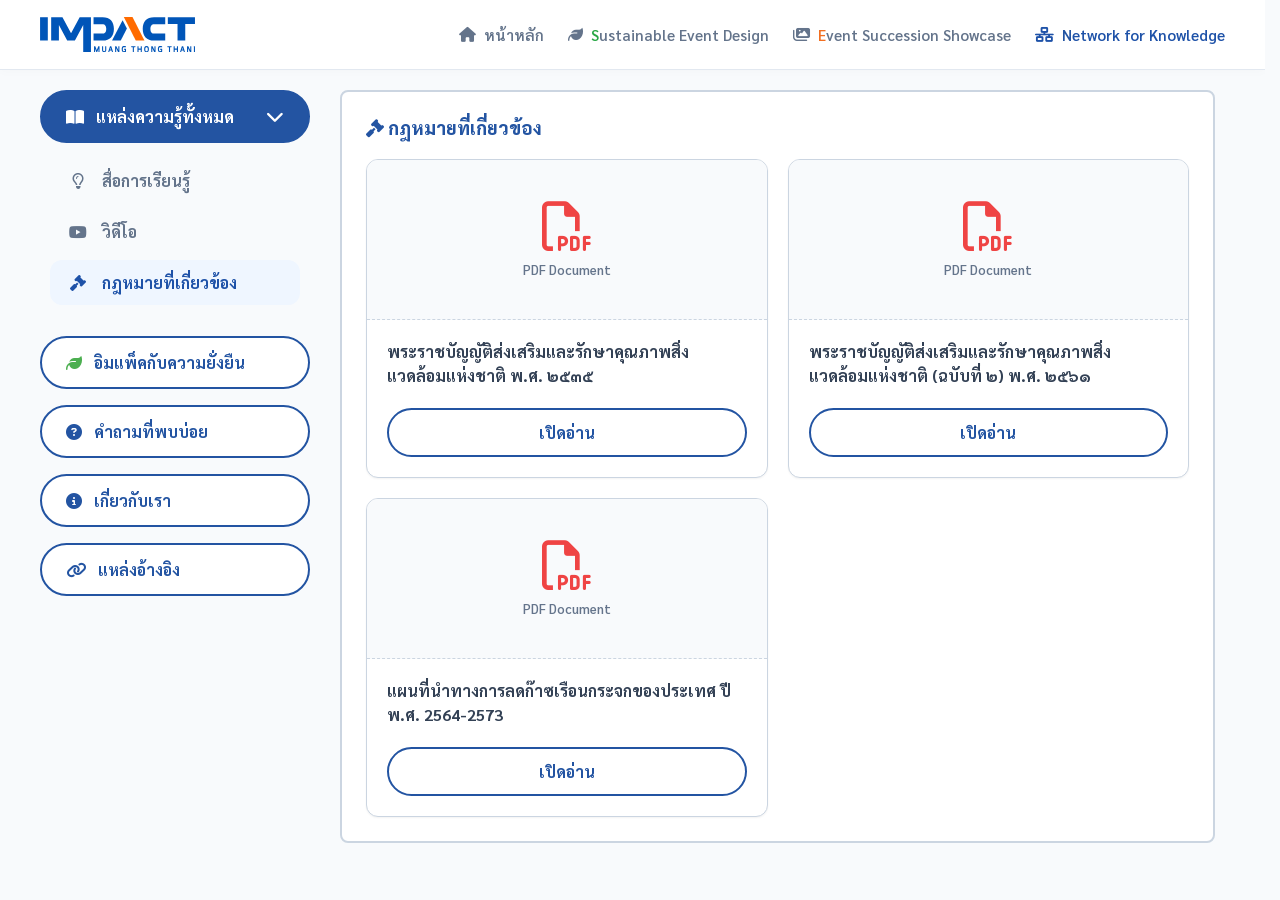
<file: law.html>
<!doctype html>
<html lang="th">
  <head>
    <meta charset="UTF-8" />
    <meta name="viewport" content="width=device-width, initial-scale=1.0" />
    <title>กฎหมายที่เกี่ยวข้อง - IMPACT Sustain</title>

    <link rel="stylesheet" href="style.css" />

    <link
      href="https://fonts.googleapis.com/css2?family=Inter:wght@400;500;600;700;800&family=Sarabun:wght@300;400;500;600;700;800&display=swap"
      rel="stylesheet"
    />
    <link
      rel="stylesheet"
      href="https://cdnjs.cloudflare.com/ajax/libs/font-awesome/6.4.0/css/all.min.css"
    />
    <style>
      :root {
        --impact-blue: #2354a2;
        --border-color: #cbd5e1;
        --text-main: #334155;
        --bg-main: #f8fafc;
      }
      * {
        box-sizing: border-box;
        margin: 0;
        padding: 0;
      }
      body {
        font-family: "Sarabun", "Inter", sans-serif;
        background-color: var(--bg-main);
        height: 100vh;
        display: flex;
        flex-direction: column;
        overflow: hidden;
      }

      /* SIDEBAR & LAYOUT */
      .main-content {
        display: flex;
        gap: 20px;
        padding: 20px 40px;
        flex: 1;
        overflow: hidden;
      }

      /* Wrapper สำหรับมือถือ (ในคอมซ่อนไว้) */
      .mobile-sidebar-toggle {
        display: none;
      }
      .close-sidebar-mobile {
        display: none;
      }
      .sidebar-overlay {
        display: none;
      }

      /* กล่องใส่ Sidebar ที่เราจะให้ JS มาแทรก */
      #sidebar-container {
        width: 280px;
        flex-shrink: 0;
        display: flex;
        flex-direction: column;
        gap: 16px;
        overflow-y: auto;
        padding-right: 10px;
      }

      /* สไตล์สำหรับ Sidebar Component */
      .sidebar {
        display: flex;
        flex-direction: column;
        gap: 16px;
      }

      #sidebar-container::-webkit-scrollbar,
      .main-area::-webkit-scrollbar {
        width: 6px;
      }
      #sidebar-container::-webkit-scrollbar-track,
      .main-area::-webkit-scrollbar-track {
        background: transparent;
      }
      #sidebar-container::-webkit-scrollbar-thumb,
      .main-area::-webkit-scrollbar-thumb {
        background: #cbd5e1;
        border-radius: 10px;
      }

      .sidebar-item {
        display: flex;
        flex-direction: column;
      }

      .menu-btn {
        font-family: inherit;
        background-color: #fff;
        color: var(--impact-blue);
        border: 2px solid var(--impact-blue);
        padding: 14px 24px;
        border-radius: 30px;
        text-decoration: none;
        font-weight: 700;
        display: flex;
        align-items: center;
        gap: 12px;
        font-size: 16px;
        width: 100%;
        justify-content: space-between;
        transition: 0.2s;
        cursor: pointer;
      }
      .menu-btn:hover,
      .menu-btn.active {
        background-color: var(--impact-blue);
        color: white;
      }

      .menu-left {
        display: flex;
        align-items: center;
        gap: 12px;
      }
      .icon-arrow {
        font-size: 18px;
        transition: 0.3s;
      }
      .menu-btn.collapsed .icon-arrow {
        transform: rotate(-90deg);
      }
      .submenu-wrapper {
        display: grid;
        grid-template-rows: 1fr;
        transition: 0.3s;
        opacity: 1;
      }
      .submenu-wrapper.collapsed {
        grid-template-rows: 0fr;
        opacity: 0;
      }
      .submenu-inner {
        overflow: hidden;
        display: flex;
        flex-direction: column;
        gap: 20px;
        padding-left: 35px;
        padding-top: 15px;
        padding-bottom: 5px;
      }
      .submenu-link {
        text-decoration: none;
        color: var(--text-main);
        font-weight: 700;
        font-size: 16px;
        display: flex;
        align-items: center;
        gap: 15px;
        transition: 0.2s;
      }
      .submenu-link:hover,
      .submenu-link.active {
        color: var(--impact-blue);
      }
      .submenu-link i {
        color: #64748b;
        font-size: 18px;
        width: 20px;
        text-align: center;
      }
      .submenu-link:hover i,
      .submenu-link.active i {
        color: var(--impact-blue);
      }

      /* CONTENT */
      .main-area {
        flex: 1;
        display: flex;
        flex-direction: column;
        overflow-y: auto;
        padding-right: 10px;
        padding-bottom: 20px;
      }
      .content-box {
        background: #fff;
        border: 2px solid var(--border-color);
        padding: 24px;
        border-radius: 8px;
      }
      .box-title {
        font-size: 18px;
        font-weight: 800;
        color: var(--text-main);
        margin-bottom: 20px;
      }
      .box-title-blue {
        color: var(--impact-blue);
        font-size: 18px;
      }

      /* การ์ดกฎหมาย */
      .resource-grid {
        display: grid;
        grid-template-columns: repeat(auto-fill, minmax(300px, 1fr));
        gap: 20px;
        margin-top: 10px;
      }
      .law-card {
        background: #fff;
        border: 1px solid var(--border-color);
        border-radius: 12px;
        overflow: hidden;
        display: flex;
        flex-direction: column;
        transition: 0.2s;
        box-shadow: 0 1px 2px rgba(0, 0, 0, 0.05);
      }
      .law-card:hover {
        transform: translateY(-4px);
        border-color: var(--impact-blue);
        box-shadow: 0 8px 12px rgba(0, 0, 0, 0.08);
      }
      .law-thumbnail {
        width: 100%;
        height: 160px;
        background: #f8fafc;
        border-bottom: 1px dashed var(--border-color);
        display: flex;
        flex-direction: column;
        align-items: center;
        justify-content: center;
        gap: 10px;
        color: #64748b;
      }
      .law-icon {
        font-size: 50px;
        color: #ef4444;
      }
      .law-details {
        padding: 20px;
        display: flex;
        flex-direction: column;
        flex: 1;
        justify-content: space-between;
        text-align: left;
      }

      .law-title {
        font-size: 16px;
        font-weight: 700;
        color: var(--text-main);
        line-height: 1.5;
        margin-bottom: 20px;
      }

      .details-btn {
        background-color: #ffffff;
        border: 2px solid var(--impact-blue);
        color: var(--impact-blue);
        padding: 12px;
        border-radius: 50px;
        font-weight: 700;
        font-size: 16px;
        text-align: center;
        text-decoration: none;
        transition: 0.2s;
        display: block;
        width: 100%;
      }
      .details-btn:hover {
        background-color: var(--impact-blue);
        color: white;
      }

      /* =========================================
         ===== MOBILE RESPONSIVE (เพิ่มระบบลิ้นชัก) ======
         ========================================= */
      @media (max-width: 768px) {
        body {
          overflow: auto;
          height: auto;
        }

        .main-content {
          flex-direction: column;
          padding: 15px 20px;
          overflow: visible;
        }

        .main-area {
          overflow: visible;
          padding-right: 0;
        }

        .resource-grid {
          grid-template-columns: 1fr;
        }

        /* ปุ่มเปิดเมนูหมวดหมู่ (แสดงเฉพาะมือถือ) */
        .mobile-sidebar-toggle {
          display: flex;
          align-items: center;
          justify-content: center;
          gap: 10px;
          background-color: var(--impact-blue);
          color: #fff;
          border: none;
          padding: 14px;
          border-radius: 8px;
          font-family: inherit;
          font-size: 16px;
          font-weight: 700;
          cursor: pointer;
          margin-bottom: 20px;
          box-shadow: 0 4px 12px rgba(35, 84, 162, 0.2);
          width: 100%;
        }

        /* กล่องคลุม Sidebar แปลงร่างเป็นลิ้นชักซ่อนข้างจอ */
        #mobile-sidebar-wrapper {
          position: fixed;
          top: 0;
          left: -100%;
          width: 300px;
          height: 100vh;
          background: #ffffff;
          z-index: 2000;
          padding: 20px 10px 20px 20px;
          box-shadow: 4px 0 20px rgba(0, 0, 0, 0.15);
          transition: left 0.3s ease;
          display: flex;
          flex-direction: column;
        }

        #mobile-sidebar-wrapper.active {
          left: 0;
        }

        .close-sidebar-mobile {
          display: flex;
          align-self: flex-end;
          background: none;
          border: none;
          font-size: 24px;
          color: var(--text-main);
          cursor: pointer;
          margin-bottom: 15px;
          padding: 5px 10px;
        }

        .sidebar-overlay {
          display: none;
          position: fixed;
          top: 0;
          left: 0;
          width: 100vw;
          height: 100vh;
          background: rgba(15, 23, 42, 0.6);
          backdrop-filter: blur(2px);
          z-index: 1999;
        }

        .sidebar-overlay.active {
          display: block;
        }

        #sidebar-container {
          width: 100%;
          height: 100%;
          overflow-y: auto;
          padding-right: 10px;
        }
      }
    </style>
  </head>
  <body>
    <!-- เรียกใช้ Navbar Component จาก navbar.js -->

    <div class="main-content">
      <!-- Overlay พื้นหลังสีดำ (คลิกเพื่อปิดเมนูได้) -->
      <div
        class="sidebar-overlay"
        id="sidebarOverlay"
        onclick="toggleMobileSidebar()"
      ></div>

      <!-- กล่องห่อหุ้ม Sidebar (ทำหน้าที่เป็นลิ้นชักซ่อนบนมือถือ) -->
      <div id="mobile-sidebar-wrapper">
        <button class="close-sidebar-mobile" onclick="toggleMobileSidebar()">
          <i class="fas fa-times"></i>
        </button>
        <!-- ตำแหน่งที่ sidebar.js จะนำเมนูมาใส่ -->
        <div id="sidebar-container"></div>
      </div>

      <!-- ส่วนเนื้อหาหลักด้านขวา -->
      <main class="main-area">
        <!-- ปุ่มกดเปิด Sidebar (จะโชว์เฉพาะในมือถือเท่านั้น) -->
        <button class="mobile-sidebar-toggle" onclick="toggleMobileSidebar()">
          <i class="fas fa-list-ul"></i> เลือกหมวดหมู่
        </button>

        <div class="content-box">
          <div class="box-title box-title-blue">
            <i class="fas fa-gavel"></i> กฎหมายที่เกี่ยวข้อง
          </div>
          <div class="resource-grid">
            <div class="law-card">
              <div class="law-thumbnail">
                <i class="far fa-file-pdf law-icon"></i>
                <span style="font-size: 13px; font-weight: 600"
                  >PDF Document</span
                >
              </div>
              <div class="law-details">
                <p class="law-title">
                  พระราชบัญญัติส่งเสริมและรักษาคุณภาพสิ่งแวดล้อมแห่งชาติ พ.ศ.
                  ๒๕๓๕
                </p>
                <a
                  href="https://www.onep.go.th/wp-content/uploads/2020/01/act-env-2535.pdf"
                  target="_blank"
                  class="details-btn"
                  >เปิดอ่าน</a
                >
              </div>
            </div>

            <div class="law-card">
              <div class="law-thumbnail">
                <i class="far fa-file-pdf law-icon"></i>
                <span style="font-size: 13px; font-weight: 600"
                  >PDF Document</span
                >
              </div>
              <div class="law-details">
                <p class="law-title">
                  พระราชบัญญัติส่งเสริมและรักษาคุณภาพสิ่งแวดล้อมแห่งชาติ
                  (ฉบับที่ ๒) พ.ศ. ๒๕๖๑
                </p>
                <a
                  href="https://www.onep.go.th/wp-content/uploads/2020/01/act-env-2-2561.pdf"
                  target="_blank"
                  class="details-btn"
                  >เปิดอ่าน</a
                >
              </div>
            </div>

            <div class="law-card">
              <div class="law-thumbnail">
                <i class="far fa-file-pdf law-icon"></i>
                <span style="font-size: 13px; font-weight: 600"
                  >PDF Document</span
                >
              </div>
              <div class="law-details">
                <p class="law-title">
                  แผนที่นำทางการลดก๊าซเรือนกระจกของประเทศ ปี พ.ศ. 2564-2573
                </p>
                <a
                  href="https://hub.mnre.go.th/th/knowledge/detail/63111"
                  target="_blank"
                  class="details-btn"
                  >เปิดอ่าน</a
                >
              </div>
            </div>
          </div>
        </div>
      </main>
    </div>

    <!-- เรียกใช้ Component ทั้ง Navbar และ Sidebar -->
    <script src="navbar.js"></script>
    <script src="sidebar.js"></script>

    <!-- Script สำหรับเปิด-ปิดเมนูบนมือถือ -->
    <script>
      function toggleMobileSidebar() {
        const wrapper = document.getElementById("mobile-sidebar-wrapper");
        const overlay = document.getElementById("sidebarOverlay");

        wrapper.classList.toggle("active");
        overlay.classList.toggle("active");

        // ล็อกไม่ให้จอหลังเลื่อนเวลาเปิดเมนู
        if (wrapper.classList.contains("active")) {
          document.body.style.overflow = "hidden";
        } else {
          document.body.style.overflow = "auto";
        }
      }
    </script>
  </body>
</html>
</file>
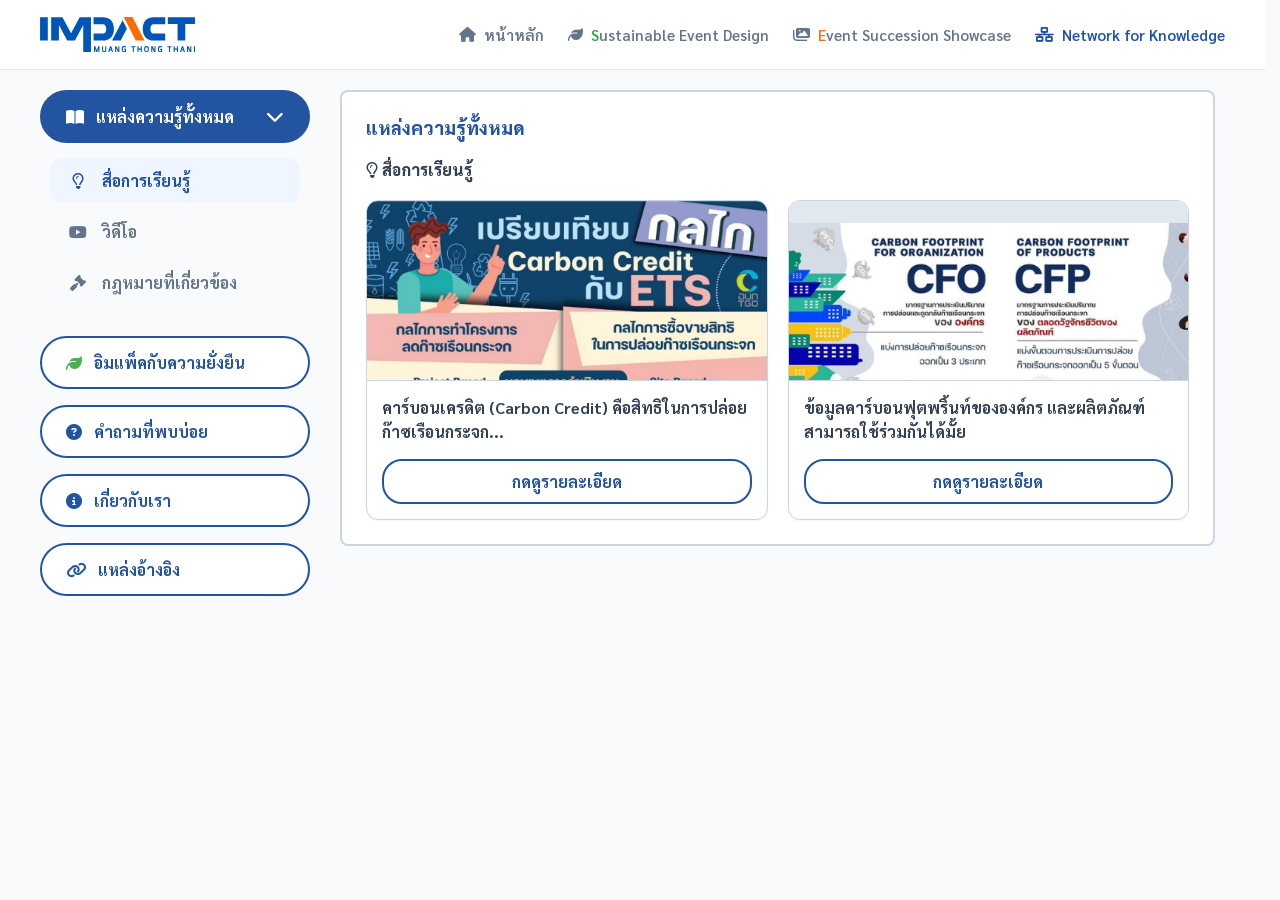
<file: network.html>
<!doctype html>
<html lang="th">
  <head>
    <meta charset="UTF-8" />
    <meta name="viewport" content="width=device-width, initial-scale=1.0" />
    <title>สื่อการเรียนรู้ - IMPACT Sustain</title>

    <link rel="stylesheet" href="style.css" />

    <link
      href="https://fonts.googleapis.com/css2?family=Inter:wght@400;500;600;700;800&family=Sarabun:wght@300;400;500;600;700;800&display=swap"
      rel="stylesheet"
    />

    <link
      rel="stylesheet"
      href="https://cdnjs.cloudflare.com/ajax/libs/font-awesome/6.4.0/css/all.min.css"
    />

    <style>
      :root {
        --impact-blue: #2354a2;
        --border-color: #cbd5e1;
        --text-main: #334155;
        --bg-main: #f8fafc;
      }
      * {
        box-sizing: border-box;
        margin: 0;
        padding: 0;
      }
      body {
        font-family: "Sarabun", "Inter", sans-serif;
        background-color: var(--bg-main);
        height: 100vh;
        display: flex;
        flex-direction: column;
        overflow: hidden;
      }

      /* SIDEBAR */
      .main-content {
        display: flex;
        gap: 20px;
        padding: 20px 40px;
        flex: 1;
        overflow: hidden;
      }

      /* Wrapper สำหรับมือถือ (ในคอมซ่อนปุ่ม) */
      .mobile-sidebar-toggle {
        display: none;
      }
      .close-sidebar-mobile {
        display: none;
      }
      .sidebar-overlay {
        display: none;
      }

      /* กล่องใส่ Sidebar ที่เราจะให้ JS มาแทรก */
      #sidebar-container {
        width: 280px;
        flex-shrink: 0;
        display: flex;
        flex-direction: column;
        gap: 16px;
        overflow-y: auto;
        padding-right: 10px;
      }

      .sidebar {
        display: flex;
        flex-direction: column;
        gap: 16px;
      }

      #sidebar-container::-webkit-scrollbar,
      .main-area::-webkit-scrollbar {
        width: 6px;
      }
      #sidebar-container::-webkit-scrollbar-track,
      .main-area::-webkit-scrollbar-track {
        background: transparent;
      }
      #sidebar-container::-webkit-scrollbar-thumb,
      .main-area::-webkit-scrollbar-thumb {
        background: #cbd5e1;
        border-radius: 10px;
      }

      .sidebar-item {
        display: flex;
        flex-direction: column;
      }

      .menu-btn {
        font-family: inherit;
        background-color: #fff;
        color: var(--impact-blue);
        border: 2px solid var(--impact-blue);
        padding: 14px 24px;
        border-radius: 30px;
        text-decoration: none;
        font-weight: 700;
        display: flex;
        align-items: center;
        gap: 12px;
        font-size: 16px;
        width: 100%;
        justify-content: space-between;
        transition: 0.2s;
        cursor: pointer;
      }
      .menu-btn:hover,
      .menu-btn.active {
        background-color: var(--impact-blue);
        color: white;
      }

      .menu-left {
        display: flex;
        align-items: center;
        gap: 12px;
      }
      .icon-arrow {
        font-size: 18px;
        transition: 0.3s;
      }
      .menu-btn.collapsed .icon-arrow {
        transform: rotate(-90deg);
      }
      .submenu-wrapper {
        display: grid;
        grid-template-rows: 1fr;
        transition: 0.3s;
        opacity: 1;
      }
      .submenu-wrapper.collapsed {
        grid-template-rows: 0fr;
        opacity: 0;
      }
      .submenu-inner {
        overflow: hidden;
        display: flex;
        flex-direction: column;
        gap: 20px;
        padding-left: 35px;
        padding-top: 15px;
        padding-bottom: 5px;
      }
      .submenu-link {
        text-decoration: none;
        color: var(--text-main);
        font-weight: 700;
        font-size: 16px;
        display: flex;
        align-items: center;
        gap: 15px;
        transition: 0.2s;
      }
      .submenu-link:hover,
      .submenu-link.active {
        color: var(--impact-blue);
      }
      .submenu-link i {
        color: #64748b;
        font-size: 18px;
        width: 20px;
        text-align: center;
      }
      .submenu-link:hover i,
      .submenu-link.active i {
        color: var(--impact-blue);
      }

      /* CONTENT */
      .main-area {
        flex: 1;
        display: flex;
        flex-direction: column;
        overflow-y: auto;
        padding-right: 10px;
        padding-bottom: 20px;
      }
      .content-box {
        background: #fff;
        border: 2px solid var(--border-color);
        padding: 24px;
        border-radius: 8px;
      }
      .box-title {
        font-size: 18px;
        font-weight: 800;
        color: var(--text-main);
        margin-bottom: 20px;
      }
      .box-title-blue {
        color: var(--impact-blue);
        font-size: 18px;
      }

      .resource-grid {
        display: grid;
        grid-template-columns: repeat(auto-fill, minmax(280px, 1fr));
        gap: 20px;
        margin-top: 10px;
      }
      .learning-item-card {
        background: #fff;
        border: 1px solid var(--border-color);
        border-radius: 12px;
        overflow: hidden;
        display: flex;
        flex-direction: column;
        transition: 0.2s;
        box-shadow: 0 1px 2px rgba(0, 0, 0, 0.05);
      }
      .learning-item-card:hover {
        transform: translateY(-5px);
        box-shadow: 0 10px 15px -3px rgba(0, 0, 0, 0.1);
      }
      .resource-thumbnail {
        width: 100%;
        height: 180px;
        background: #e2e8f0;
        display: flex;
        align-items: center;
        justify-content: center;
        color: #94a3b8;
        font-size: 40px;
        border-bottom: 1px solid var(--border-color);
        overflow: hidden;
      }
      .resource-img {
        width: 100%;
        height: 100%;
        object-fit: cover;
        object-position: top;
      }
      .resource-details {
        padding: 15px;
        display: flex;
        flex-direction: column;
        flex: 1;
        justify-content: space-between;
      }
      .resource-title {
        font-size: 16px;
        font-weight: 700;
        color: var(--text-main);
        line-height: 1.5;
        margin-bottom: 15px;
      }
      .details-btn {
        background-color: transparent;
        border: 2px solid var(--impact-blue);
        color: var(--impact-blue);
        padding: 10px;
        border-radius: 20px;
        font-weight: 700;
        font-size: 16px;
        text-align: center;
        text-decoration: none;
        transition: 0.2s;
        display: block;
        width: 100%;
      }
      .details-btn:hover {
        background-color: var(--impact-blue);
        color: white;
      }

      /* =========================================
         ===== MOBILE RESPONSIVE (เพิ่มระบบลิ้นชัก) ======
         ========================================= */
      @media (max-width: 768px) {
        body {
          overflow: auto; /* ปลดล็อก scroll body */
          height: auto;
        }

        .main-content {
          flex-direction: column; /* เรียงบน-ล่าง */
          padding: 15px 20px;
          overflow: visible;
        }

        .main-area {
          overflow: visible; /* ให้เลื่อนตามหน้าจอ */
          padding-right: 0;
        }

        .resource-grid {
          grid-template-columns: 1fr; /* การ์ดเรียงแถวเดียว */
        }

        /* 1. ปุ่มเปิดเมนูหมวดหมู่ (แสดงเฉพาะมือถือ) */
        .mobile-sidebar-toggle {
          display: flex;
          align-items: center;
          justify-content: center;
          gap: 10px;
          background-color: var(--impact-blue);
          color: #fff;
          border: none;
          padding: 14px;
          border-radius: 8px;
          font-family: inherit;
          font-size: 16px;
          font-weight: 700;
          cursor: pointer;
          margin-bottom: 20px;
          box-shadow: 0 4px 12px rgba(35, 84, 162, 0.2);
          width: 100%;
        }

        /* 2. กล่องคลุม Sidebar แปลงร่างเป็นลิ้นชักซ่อนข้างจอ */
        #mobile-sidebar-wrapper {
          position: fixed;
          top: 0;
          left: -100%; /* ซ่อนไว้ทางซ้ายสุด */
          width: 300px;
          height: 100vh;
          background: #ffffff;
          z-index: 2000;
          padding: 20px 10px 20px 20px;
          box-shadow: 4px 0 20px rgba(0, 0, 0, 0.15);
          transition: left 0.3s ease;
          display: flex;
          flex-direction: column;
        }

        /* เลื่อนออกมาเมื่อใส่ class active */
        #mobile-sidebar-wrapper.active {
          left: 0;
        }

        /* 3. ปุ่ม X ปิดเมนูบนมือถือ */
        .close-sidebar-mobile {
          display: flex;
          align-self: flex-end;
          background: none;
          border: none;
          font-size: 24px;
          color: var(--text-main);
          cursor: pointer;
          margin-bottom: 15px;
          padding: 5px 10px;
        }

        /* 4. พื้นหลังสีดำจางๆ (Overlay) */
        .sidebar-overlay {
          display: none;
          position: fixed;
          top: 0;
          left: 0;
          width: 100vw;
          height: 100vh;
          background: rgba(15, 23, 42, 0.6);
          backdrop-filter: blur(2px);
          z-index: 1999;
        }

        .sidebar-overlay.active {
          display: block;
        }

        /* ปรับ Sidebar เดิมให้เข้ากับกล่องใหม่บนมือถือ */
        #sidebar-container {
          width: 100%;
          height: 100%;
          overflow-y: auto;
          padding-right: 10px;
        }
      }
    </style>
  </head>
  <body>
    <div class="main-content">
      <div
        class="sidebar-overlay"
        id="sidebarOverlay"
        onclick="toggleMobileSidebar()"
      ></div>

      <div id="mobile-sidebar-wrapper">
        <button class="close-sidebar-mobile" onclick="toggleMobileSidebar()">
          <i class="fas fa-times"></i>
        </button>
        <div id="sidebar-container"></div>
      </div>

      <main class="main-area">
        <button class="mobile-sidebar-toggle" onclick="toggleMobileSidebar()">
          <i class="fas fa-list-ul"></i> เลือกหมวดหมู่
        </button>

        <div class="content-box">
          <div class="box-title box-title-blue">แหล่งความรู้ทั้งหมด</div>
          <div class="box-title" style="font-size: 16px; margin-top: 10px">
            <i class="far fa-lightbulb"></i> สื่อการเรียนรู้
          </div>
          <div class="resource-grid">
            <div class="learning-item-card">
              <div class="resource-thumbnail">
                <img
                  src="images/เปรียบเทียบกลไก.png"
                  alt="คาร์บอนเครดิต"
                  class="resource-img"
                />
              </div>
              <div class="resource-details">
                <p class="resource-title">
                  คาร์บอนเครดิต (Carbon Credit)
                  คือสิทธิในการปล่อยก๊าซเรือนกระจก...
                </p>
                <a
                  href="https://www.tgo.or.th/2023/index.php/th/post/%E0%B8%84%E0%B8%B2%E0%B8%A3%E0%B9%8C%E0%B8%9A%E0%B8%AD%E0%B8%99%E0%B9%80%E0%B8%84%E0%B8%A3%E0%B8%94%E0%B8%B4%E0%B8%95-carbon-credit-%E0%B8%81%E0%B8%B1%E0%B8%9A-%E0%B8%AA%E0%B8%B4%E0%B8%97%E0%B8%98%E0%B8%B4%E0%B9%83%E0%B8%99%E0%B8%81%E0%B8%B2%E0%B8%A3%E0%B8%9B%E0%B8%A5%E0%B9%88%E0%B8%AD%E0%B8%A2%E0%B8%81%E0%B9%8A%E0%B8%B2%E0%B8%8B%E0%B9%80%E0%B8%A3%E0%B8%B7%E0%B8%AD%E0%B8%99%E0%B8%81%E0%B8%A3%E0%B8%B0%E0%B8%88%E0%B8%81-allowance-%E0%B8%95%E0%B9%88%E0%B8%B2%E0%B8%87%E0%B8%81%E0%B8%B1%E0%B8%99%E0%B8%AD%E0%B8%A2%E0%B9%88%E0%B8%B2%E0%B8%87%E0%B9%84%E0%B8%A3-890"
                  target="_blank"
                  class="details-btn"
                  >กดดูรายละเอียด</a
                >
              </div>
            </div>

            <div class="learning-item-card">
              <div class="resource-thumbnail">
                <img
                  src="images/CFO&CFP.png"
                  alt="ข้อมูลคาร์บอนฟุตพริ้นท์"
                  class="resource-img"
                />
              </div>
              <div class="resource-details">
                <p class="resource-title">
                  ข้อมูลคาร์บอนฟุตพริ้นท์ขององค์กร และผลิตภัณฑ์
                  สามารถใช้ร่วมกันได้มั้ย
                </p>
                <a
                  href="https://thaicarbonlabel.tgo.or.th/"
                  target="_blank"
                  class="details-btn"
                  >กดดูรายละเอียด</a
                >
              </div>
            </div>
          </div>
        </div>
      </main>
    </div>

    <script src="navbar.js"></script>
    <script src="sidebar.js"></script>

    <script>
      function toggleMobileSidebar() {
        const wrapper = document.getElementById("mobile-sidebar-wrapper");
        const overlay = document.getElementById("sidebarOverlay");

        wrapper.classList.toggle("active");
        overlay.classList.toggle("active");

        // ล็อกไม่ให้จอหลังเลื่อนเวลาเปิดเมนู
        if (wrapper.classList.contains("active")) {
          document.body.style.overflow = "hidden";
        } else {
          document.body.style.overflow = "auto";
        }
      }
    </script>
  </body>
</html>
</file>
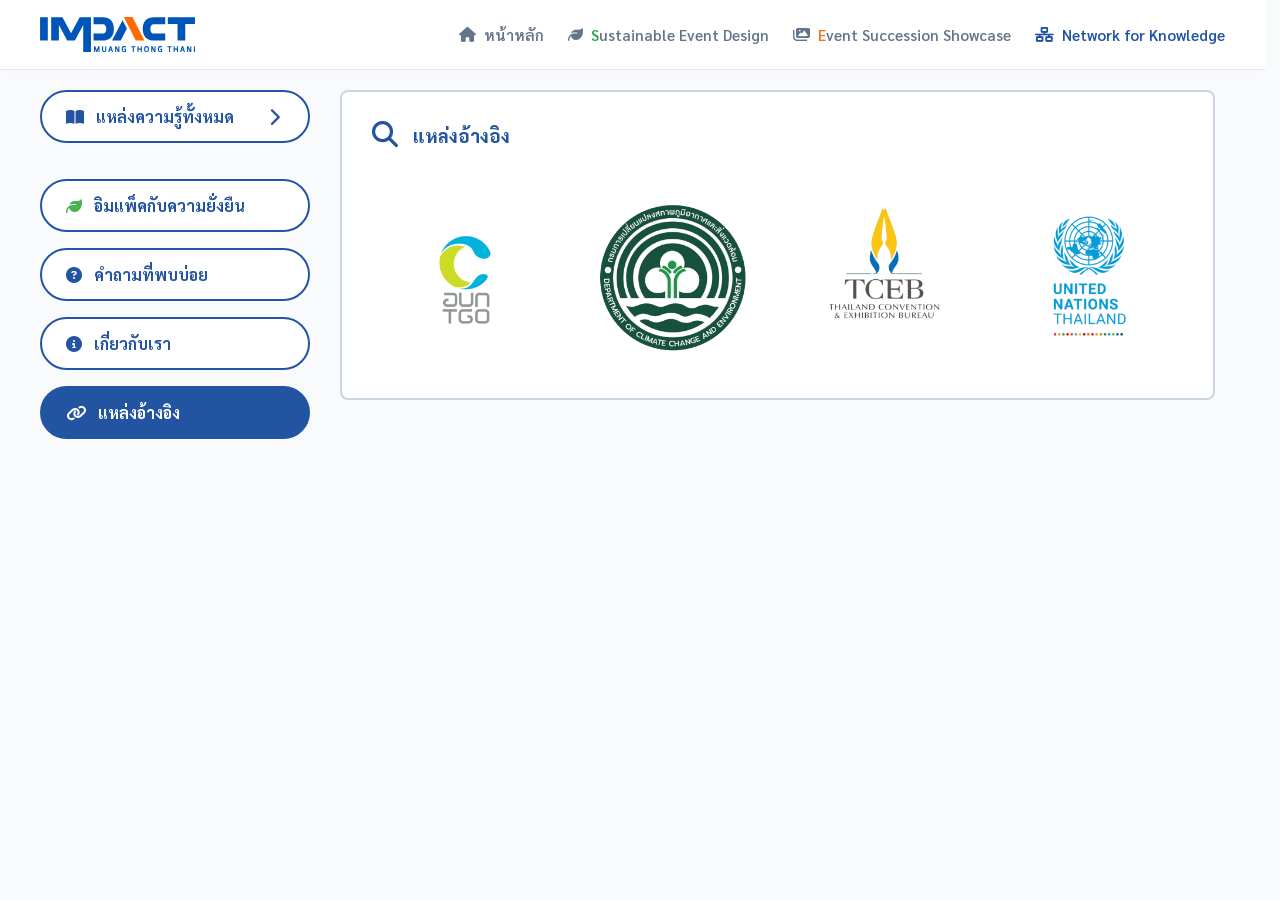
<file: reference.html>
<!doctype html>
<html lang="th">
  <head>
    <meta charset="UTF-8" />
    <meta name="viewport" content="width=device-width, initial-scale=1.0" />
    <title>แหล่งอ้างอิง - IMPACT Sustain</title>

    <link rel="stylesheet" href="style.css" />

    <link
      href="https://fonts.googleapis.com/css2?family=Inter:wght@400;500;600;700;800&family=Sarabun:wght@300;400;500;600;700;800&display=swap"
      rel="stylesheet"
    />
    <link
      rel="stylesheet"
      href="https://cdnjs.cloudflare.com/ajax/libs/font-awesome/6.4.0/css/all.min.css"
    />
    <style>
      :root {
        --impact-blue: #2354a2;
        --border-color: #cbd5e1;
        --text-main: #334155;
        --bg-main: #f8fafc;
      }
      * {
        box-sizing: border-box;
        margin: 0;
        padding: 0;
      }
      body {
        font-family: "Sarabun", "Inter", sans-serif;
        background-color: var(--bg-main);
        height: 100vh;
        display: flex;
        flex-direction: column;
        overflow: hidden;
      }

      /* Layout หลัก */
      .main-content {
        display: flex;
        gap: 20px;
        padding: 20px 40px;
        flex: 1;
        overflow: hidden;
      }

      /* Wrapper สำหรับมือถือ (ในคอมซ่อนไว้) */
      .mobile-sidebar-toggle {
        display: none;
      }
      .close-sidebar-mobile {
        display: none;
      }
      .sidebar-overlay {
        display: none;
      }

      /* กล่องใส่ Sidebar ที่เราจะให้ JS มาแทรก */
      #sidebar-container {
        width: 280px;
        flex-shrink: 0;
        display: flex;
        flex-direction: column;
        gap: 16px;
        overflow-y: auto;
        padding-right: 10px;
      }

      /* สไตล์สำหรับ Sidebar Component */
      .sidebar {
        display: flex;
        flex-direction: column;
        gap: 16px;
      }

      #sidebar-container::-webkit-scrollbar,
      .main-area::-webkit-scrollbar {
        width: 6px;
      }
      #sidebar-container::-webkit-scrollbar-track,
      .main-area::-webkit-scrollbar-track {
        background: transparent;
      }
      #sidebar-container::-webkit-scrollbar-thumb,
      .main-area::-webkit-scrollbar-thumb {
        background: #cbd5e1;
        border-radius: 10px;
      }

      .sidebar-item {
        display: flex;
        flex-direction: column;
      }

      .menu-btn {
        font-family: inherit;
        background-color: #fff;
        color: var(--impact-blue);
        border: 2px solid var(--impact-blue);
        padding: 14px 24px;
        border-radius: 30px;
        text-decoration: none;
        font-weight: 700;
        display: flex;
        align-items: center;
        gap: 12px;
        font-size: 16px;
        width: 100%;
        justify-content: space-between;
        transition: 0.2s;
        cursor: pointer;
      }
      .menu-btn:hover,
      .menu-btn.active {
        background-color: var(--impact-blue);
        color: white;
      }

      .menu-left {
        display: flex;
        align-items: center;
        gap: 12px;
      }
      .icon-arrow {
        font-size: 18px;
        transition: 0.3s;
      }
      .menu-btn.collapsed .icon-arrow {
        transform: rotate(-90deg);
      }
      .submenu-wrapper {
        display: grid;
        grid-template-rows: 1fr;
        transition: 0.3s;
        opacity: 1;
      }
      .submenu-wrapper.collapsed {
        grid-template-rows: 0fr;
        opacity: 0;
      }
      .submenu-inner {
        overflow: hidden;
        display: flex;
        flex-direction: column;
        gap: 20px;
        padding-left: 35px;
        padding-top: 15px;
        padding-bottom: 5px;
      }
      .submenu-link {
        text-decoration: none;
        color: var(--text-main);
        font-weight: 700;
        font-size: 16px;
        display: flex;
        align-items: center;
        gap: 15px;
        transition: 0.2s;
      }
      .submenu-link:hover,
      .submenu-link.active {
        color: var(--impact-blue);
      }
      .submenu-link i {
        color: #64748b;
        font-size: 18px;
        width: 20px;
        text-align: center;
      }
      .submenu-link:hover i,
      .submenu-link.active i {
        color: var(--impact-blue);
      }

      /* Main Area */
      .main-area {
        flex: 1;
        display: flex;
        flex-direction: column;
        overflow-y: auto;
        padding-right: 10px;
        padding-bottom: 20px;
      }
      .content-box {
        background: #fff;
        border: 2px solid var(--border-color);
        padding: 30px;
        border-radius: 8px;
      }

      .box-title {
        font-size: 18px;
        font-weight: 800;
        color: var(--impact-blue);
        margin-bottom: 40px;
        display: flex;
        align-items: center;
        gap: 15px;
      }

      /* จัดเรียงโลโก้ */
      .ref-grid {
        display: grid;
        grid-template-columns: repeat(4, 1fr);
        gap: 20px;
        padding: 10px 0;
        align-items: center;
        justify-items: center;
      }

      .ref-item {
        display: flex;
        align-items: center;
        justify-content: center;
        width: 100%;
        height: 160px;
        text-decoration: none;
      }

      .ref-logo {
        width: 100%;
        height: 100%;
        max-width: 260px;
        max-height: 150px;
        object-fit: contain;
      }

      /* =========================================
         ===== MOBILE RESPONSIVE (เพิ่มระบบลิ้นชัก) ======
         ========================================= */
      @media (max-width: 768px) {
        body {
          overflow: auto;
          height: auto;
        }

        .main-content {
          flex-direction: column;
          padding: 15px 20px;
          overflow: visible;
        }

        .main-area {
          overflow: visible;
          padding-right: 0;
        }

        .content-box {
          padding: 20px;
        }

        .ref-grid {
          grid-template-columns: repeat(
            2,
            1fr
          ); /* บนมือถือเรียง 2 โลโก้ต่อแถว */
          gap: 15px;
        }

        .ref-item {
          height: 100px; /* ลดความสูงกล่องโลโก้บนมือถือ */
        }

        .ref-logo {
          max-width: 100%;
          max-height: 80px; /* ลดขนาดโลโก้บนมือถือ */
        }

        /* ปุ่มเปิดเมนูหมวดหมู่ (แสดงเฉพาะมือถือ) */
        .mobile-sidebar-toggle {
          display: flex;
          align-items: center;
          justify-content: center;
          gap: 10px;
          background-color: var(--impact-blue);
          color: #fff;
          border: none;
          padding: 14px;
          border-radius: 8px;
          font-family: inherit;
          font-size: 16px;
          font-weight: 700;
          cursor: pointer;
          margin-bottom: 20px;
          box-shadow: 0 4px 12px rgba(35, 84, 162, 0.2);
          width: 100%;
        }

        /* กล่องคลุม Sidebar แปลงร่างเป็นลิ้นชักซ่อนข้างจอ */
        #mobile-sidebar-wrapper {
          position: fixed;
          top: 0;
          left: -100%;
          width: 300px;
          height: 100vh;
          background: #ffffff;
          z-index: 2000;
          padding: 20px 10px 20px 20px;
          box-shadow: 4px 0 20px rgba(0, 0, 0, 0.15);
          transition: left 0.3s ease;
          display: flex;
          flex-direction: column;
        }

        #mobile-sidebar-wrapper.active {
          left: 0;
        }

        .close-sidebar-mobile {
          display: flex;
          align-self: flex-end;
          background: none;
          border: none;
          font-size: 24px;
          color: var(--text-main);
          cursor: pointer;
          margin-bottom: 15px;
          padding: 5px 10px;
        }

        .sidebar-overlay {
          display: none;
          position: fixed;
          top: 0;
          left: 0;
          width: 100vw;
          height: 100vh;
          background: rgba(15, 23, 42, 0.6);
          backdrop-filter: blur(2px);
          z-index: 1999;
        }

        .sidebar-overlay.active {
          display: block;
        }

        #sidebar-container {
          width: 100%;
          height: 100%;
          overflow-y: auto;
          padding-right: 10px;
        }
      }
    </style>
  </head>
  <body>
    <!-- เรียกใช้ Navbar Component จาก navbar.js -->

    <div class="main-content">
      <!-- Overlay พื้นหลังสีดำ (คลิกเพื่อปิดเมนูได้) -->
      <div
        class="sidebar-overlay"
        id="sidebarOverlay"
        onclick="toggleMobileSidebar()"
      ></div>

      <!-- กล่องห่อหุ้ม Sidebar (ทำหน้าที่เป็นลิ้นชักซ่อนบนมือถือ) -->
      <div id="mobile-sidebar-wrapper">
        <button class="close-sidebar-mobile" onclick="toggleMobileSidebar()">
          <i class="fas fa-times"></i>
        </button>
        <!-- ตำแหน่งที่ sidebar.js จะนำเมนูมาใส่ -->
        <div id="sidebar-container"></div>
      </div>

      <!-- ส่วนเนื้อหาหลักด้านขวา -->
      <main class="main-area">
        <!-- ปุ่มกดเปิด Sidebar (จะโชว์เฉพาะในมือถือเท่านั้น) -->
        <button class="mobile-sidebar-toggle" onclick="toggleMobileSidebar()">
          <i class="fas fa-list-ul"></i> เลือกหมวดหมู่
        </button>

        <div class="content-box">
          <div class="box-title">
            <i class="fas fa-search" style="font-size: 26px"></i>
            แหล่งอ้างอิง
          </div>

          <div class="ref-grid">
            <a
              href="#"
              target="_blank"
              class="ref-item"
              title="ไปที่เว็บไซต์ TGO"
            >
              <img src="images/tgo.png" alt="TGO Logo" class="ref-logo" />
            </a>

            <a
              href="#"
              target="_blank"
              class="ref-item"
              title="ไปที่เว็บไซต์ DCCE"
            >
              <img
                src="images/กรมการเปลี่ยนแปลง.png"
                alt="DCCE Logo"
                class="ref-logo"
              />
            </a>

            <a
              href="#"
              target="_blank"
              class="ref-item"
              title="ไปที่เว็บไซต์ TCEB"
            >
              <img src="images/TCEB.png" alt="TCEB Logo" class="ref-logo" />
            </a>

            <a
              href="#"
              target="_blank"
              class="ref-item"
              title="ไปที่เว็บไซต์ UN Thailand"
            >
              <img
                src="images/United.png"
                alt="UN Thailand Logo"
                class="ref-logo"
              />
            </a>
          </div>
        </div>
      </main>
    </div>

    <!-- เรียกใช้ Component ทั้ง Navbar และ Sidebar -->
    <script src="navbar.js"></script>
    <script src="sidebar.js"></script>

    <!-- Script สำหรับเปิด-ปิดเมนูบนมือถือ -->
    <script>
      function toggleMobileSidebar() {
        const wrapper = document.getElementById("mobile-sidebar-wrapper");
        const overlay = document.getElementById("sidebarOverlay");

        wrapper.classList.toggle("active");
        overlay.classList.toggle("active");

        // ล็อกไม่ให้จอหลังเลื่อนเวลาเปิดเมนู
        if (wrapper.classList.contains("active")) {
          document.body.style.overflow = "hidden";
        } else {
          document.body.style.overflow = "auto";
        }
      }
    </script>
  </body>
</html>
</file>
<file: style.css>
/* นำเข้าฟอนต์ Sarabun + Inter */
@import url("https://fonts.googleapis.com/css2?family=Inter:wght@400;500;600;700;800&family=Sarabun:wght@300;400;500;600;700;800&display=swap");

/* 🔥 ตัวล็อคหน้ากระตุก/เมนูขยับ (ย้ายมาไว้บนสุดเพื่อให้ครอบคลุมทั้งเว็บ) */
html {
  overflow-y: scroll; /* บังคับให้มีร่อง Scrollbar */
  scrollbar-gutter: stable; /* กันพื้นที่สำหรับ Scrollbar ไว้เสมอ */
}

/* ตัวแปรสี */
:root {
  --impact-blue: #2354a2;
}

/* Reset */
* {
  margin: 0;
  padding: 0;
  box-sizing: border-box;
  font-family: "Sarabun", "Inter", sans-serif;
}

body {
  background-color: #f8f9fa;
  color: #333;
}

/* =========================
   ✅ NAVBAR (เหมือน index เป๊ะ)
========================= */
.navbar {
  width: 100%; /* 🔥 บังคับให้ Navbar กว้าง 100% เสมอ ไม่หดตัว */
  height: 80px;
  background: #fff;

  display: flex;
  align-items: center;
  justify-content: space-between;

  padding: 0 40px;
  border-bottom: 1px solid #e2e8f0;

  z-index: 100;
}

.nav-left {
  display: flex;
  align-items: center;
}

.nav-left img {
  height: 35px;
  display: block;
}

.nav-menu {
  display: flex;
  gap: 30px; /* ❗ต้อง 30 เท่านั้น */
}

.nav-link {
  color: #64748b;
  text-decoration: none;
  font-size: 16px;
  font-weight: 600;

  display: flex;
  align-items: center;
  gap: 8px;

  letter-spacing: normal; /* ❗ห้ามมี spacing เพิ่ม */
}

.nav-link:hover,
.nav-link.active {
  color: var(--impact-blue);
}

/* =========================
   CONTENT (เก็บไว้เหมือนเดิม 100%)
========================= */
.container {
  display: flex;
  align-items: center;
  justify-content: space-between;

  padding: 60px 80px;
  max-width: 1400px;
  margin: 0 auto;

  gap: 40px;
}

.content-left {
  flex: 1;
  max-width: 500px;
}

.content-right {
  flex: 1;
  display: flex;
  justify-content: flex-end;
}

/* Badge */
.eco-badge {
  display: inline-block;
  background-color: #e5f5e9;
  color: #28a745;
  padding: 8px 16px;
  border-radius: 30px;
  font-size: 14px;
  font-weight: 700;
  margin-bottom: 25px;
}

/* Heading */
.content-left h1 {
  font-family: "Inter", "Sarabun", sans-serif;
  font-size: 48px;
  font-weight: 700;
  color: #1a1a1a;
  line-height: 1.3;
  margin-bottom: 25px;
}

.highlight-green {
  color: #28a745;
  font-size: 36px;
}

/* Description */
.description {
  font-size: 16px;
  color: #555;
  line-height: 1.6;
  margin-bottom: 40px;
}

/* Buttons */
.button-group {
  display: flex;
  gap: 15px;
}

.btn {
  display: inline-flex;
  align-items: center;
  justify-content: center;

  padding: 12px 24px;
  border-radius: 30px;

  font-size: 16px;
  font-weight: 600;

  cursor: pointer;
  text-decoration: none;
  gap: 8px;
}

.btn-primary {
  background-color: #28a745;
  color: #fff;
  border: none;
}

.btn-outline {
  background-color: transparent;
  border: 1px solid #ccc;
}

/* Image */
.hero-image {
  width: 100%;
  max-width: 650px;
  border-radius: 16px;
  object-fit: cover;
}
</file>
